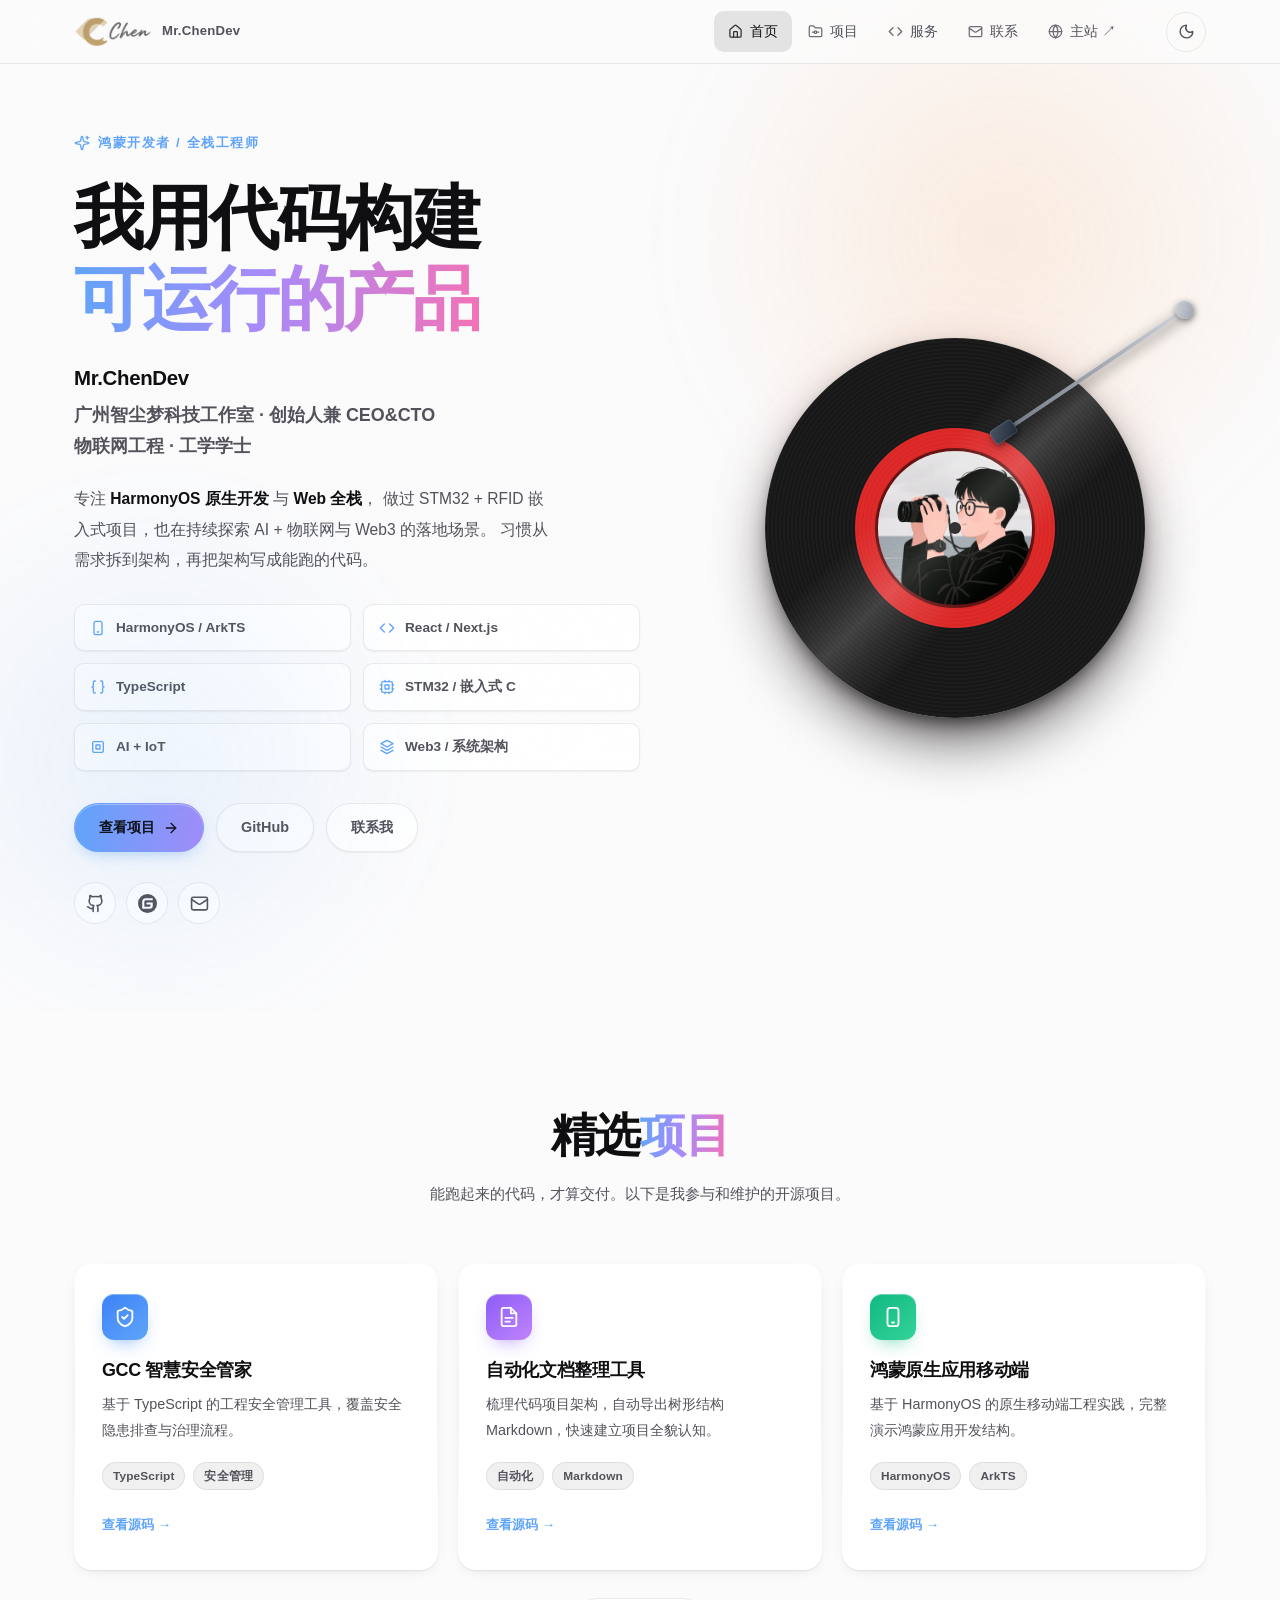
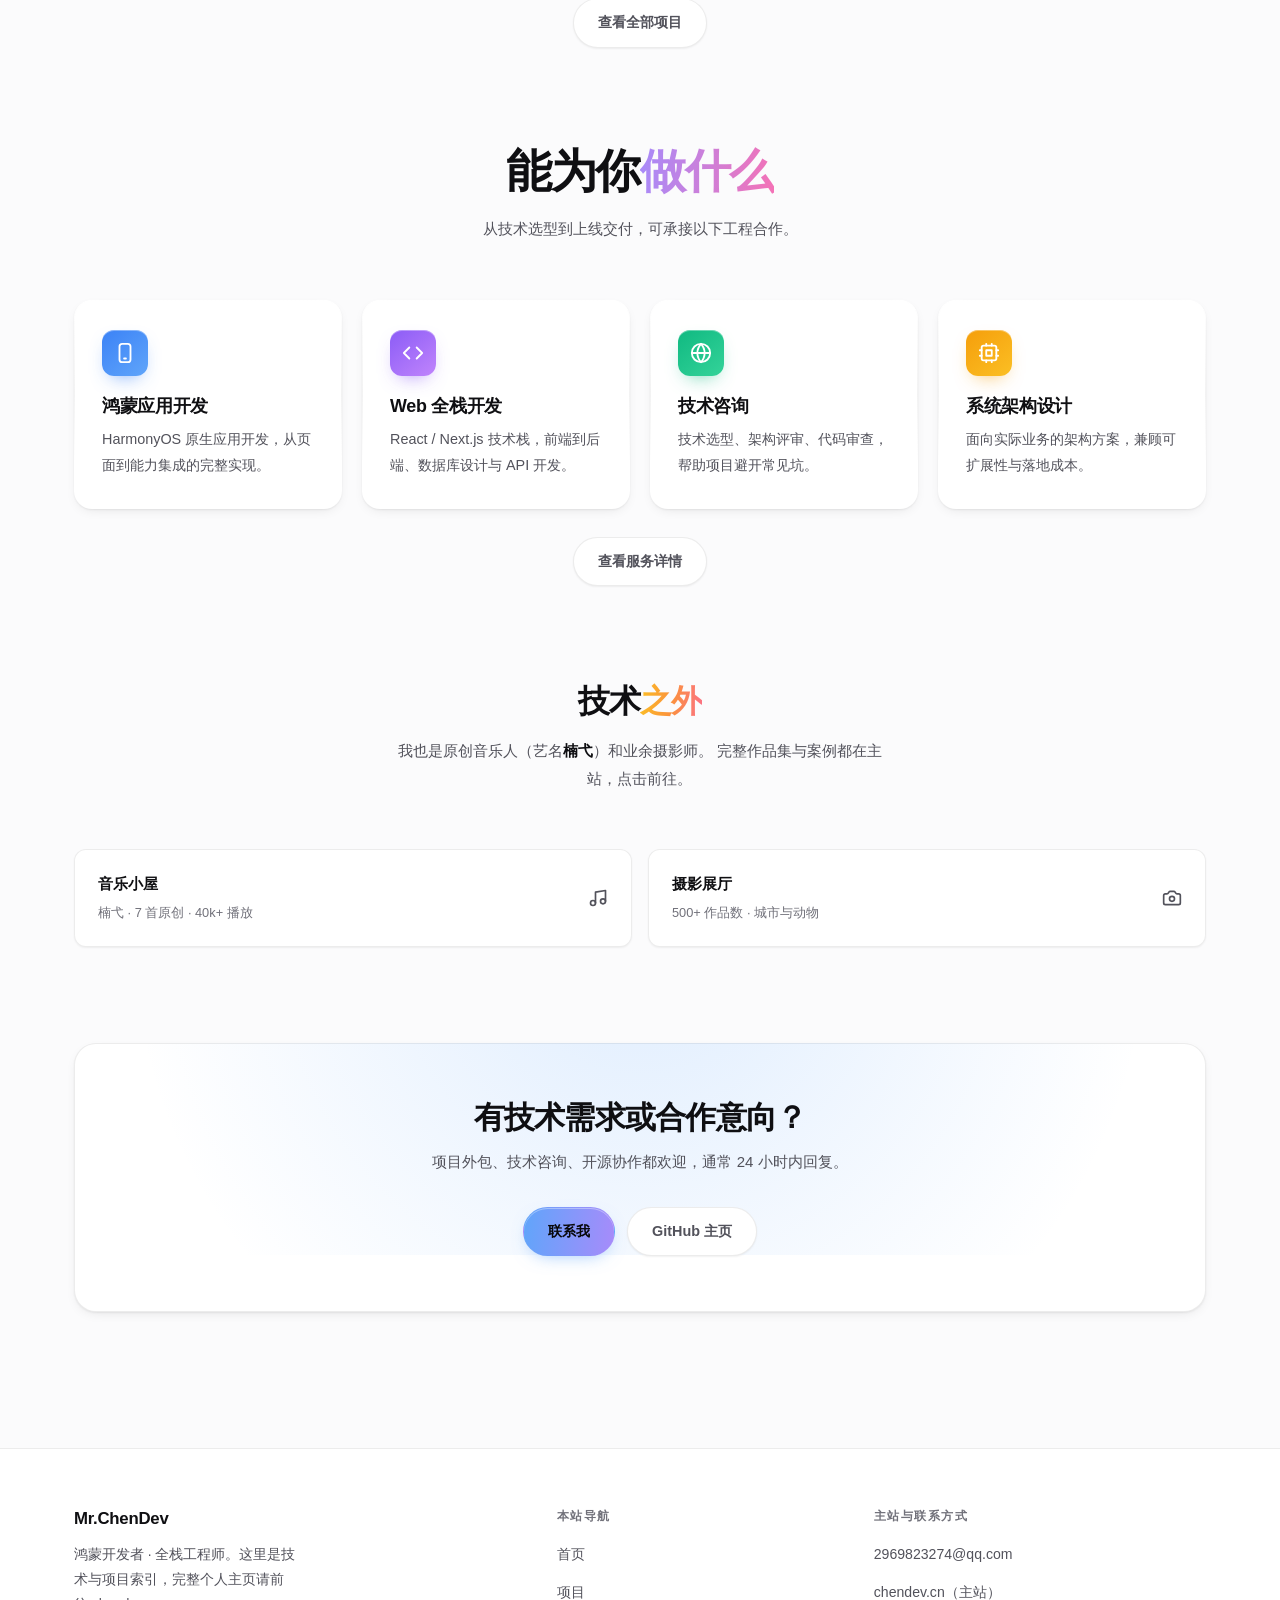
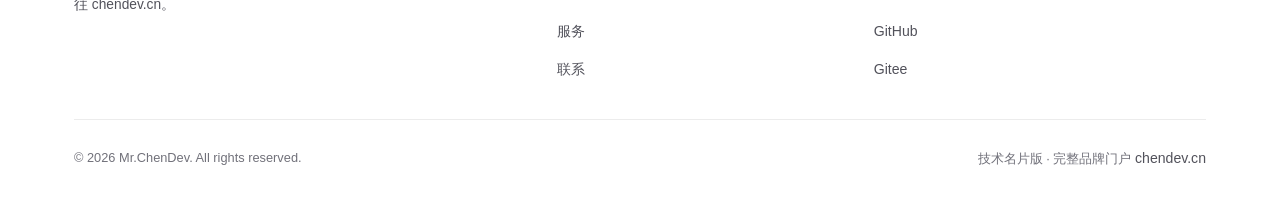
<file: index.html>
<!DOCTYPE html>
<html lang="zh-CN" data-theme="dark">
<head>
<meta charset="utf-8">
<meta name="viewport" content="width=device-width, initial-scale=1">
<title>Mr.ChenDev | 鸿蒙开发者 · 全栈工程师</title>
<meta name="description" content="Mr.ChenDev，鸿蒙开发者与全栈工程师，广州智尘梦科技工作室创始人兼 CEO&CTO。HarmonyOS 原生开发、React/Next.js 全栈、STM32 嵌入式与 AI+IoT。">
<meta name="author" content="Mr.ChenDev">
<meta name="keywords" content="Mr.ChenDev,鸿蒙开发,HarmonyOS,ArkTS,全栈开发,TypeScript,React,Next.js,STM32,嵌入式,物联网,Web3">
<meta name="robots" content="index, follow">
<link rel="canonical" href="https://MrChenDev.github.io/">

<meta property="og:type" content="profile">
<meta property="og:title" content="Mr.ChenDev | 鸿蒙开发者 · 全栈工程师">
<meta property="og:description" content="HarmonyOS 原生开发、React/Next.js 全栈、STM32 嵌入式与 AI+IoT。">
<meta property="og:url" content="https://MrChenDev.github.io/">
<meta property="og:image" content="https://MrChenDev.github.io/assets/avatar.jpg">
<meta property="og:site_name" content="Mr.ChenDev">
<meta property="og:locale" content="zh_CN">
<meta name="twitter:card" content="summary_large_image">

<link rel="icon" href="assets/favicon.png" type="image/png">
<meta name="theme-color" content="#0a0a0a" media="(prefers-color-scheme: dark)">
<meta name="theme-color" content="#f7f7f8" media="(prefers-color-scheme: light)">
<link rel="stylesheet" href="assets/style.css">

<script>
(function () {
  var d = document.documentElement;
  d.classList.add('js');
  try {
    var t = localStorage.getItem('theme');
    if (!t) t = window.matchMedia('(prefers-color-scheme: light)').matches ? 'light' : 'dark';
    d.setAttribute('data-theme', t);
  } catch (e) {}
})();
</script>
</head>
<body>
<a class="skip-link" href="#main">跳到主要内容</a>

<header class="nav">
  <div class="container">
    <a class="nav-brand" href="index.html" aria-label="Mr.ChenDev 首页">
      <img src="assets/logo.png" alt="Mr.ChenDev">
      <span>Mr.ChenDev</span>
    </a>
    <nav class="nav-links" data-nav-links aria-label="主导航">
      <a class="nav-link is-active" href="index.html" aria-current="page">
        <svg viewBox="0 0 24 24" fill="none" stroke="currentColor" stroke-width="2" stroke-linecap="round" stroke-linejoin="round" aria-hidden="true"><path d="M15 21v-8a1 1 0 0 0-1-1h-4a1 1 0 0 0-1 1v8"></path><path d="M3 10a2 2 0 0 1 .709-1.528l7-6a2 2 0 0 1 2.582 0l7 6A2 2 0 0 1 21 10v9a2 2 0 0 1-2 2H5a2 2 0 0 1-2-2z"></path></svg>
        <span>首页</span>
      </a>
      <a class="nav-link" href="projects.html">
        <svg viewBox="0 0 24 24" fill="none" stroke="currentColor" stroke-width="2" stroke-linecap="round" stroke-linejoin="round" aria-hidden="true"><circle cx="12" cy="13" r="2"></circle><path d="M20 20a2 2 0 0 0 2-2V8a2 2 0 0 0-2-2h-7.9a2 2 0 0 1-1.69-.9L9.6 3.9A2 2 0 0 0 7.93 3H4a2 2 0 0 0-2 2v13a2 2 0 0 0 2 2Z"></path><path d="M14 13h3"></path><path d="M7 13h3"></path></svg>
        <span>项目</span>
      </a>
      <a class="nav-link" href="services.html">
        <svg viewBox="0 0 24 24" fill="none" stroke="currentColor" stroke-width="2" stroke-linecap="round" stroke-linejoin="round" aria-hidden="true"><path d="m16 18 6-6-6-6"></path><path d="m8 6-6 6 6 6"></path></svg>
        <span>服务</span>
      </a>
      <a class="nav-link" href="contact.html">
        <svg viewBox="0 0 24 24" fill="none" stroke="currentColor" stroke-width="2" stroke-linecap="round" stroke-linejoin="round" aria-hidden="true"><path d="m22 7-8.991 5.727a2 2 0 0 1-2.009 0L2 7"></path><rect x="2" y="4" width="20" height="16" rx="2"></rect></svg>
        <span>联系</span>
      </a>
      <a class="nav-link" href="https://chendev.cn" target="_blank" rel="noopener noreferrer">
        <svg viewBox="0 0 24 24" fill="none" stroke="currentColor" stroke-width="2" stroke-linecap="round" stroke-linejoin="round" aria-hidden="true"><circle cx="12" cy="12" r="10"></circle><path d="M2 12h20"></path><path d="M12 2a15.3 15.3 0 0 1 4 10 15.3 15.3 0 0 1-4 10 15.3 15.3 0 0 1-4-10 15.3 15.3 0 0 1 4-10z"></path></svg>
        <span>主站 ↗</span>
      </a>
    </nav>
    <div class="nav-actions">
      <button class="icon-btn" type="button" data-theme-toggle aria-label="切换到浅色模式"></button>
      <button class="icon-btn nav-toggle" type="button" data-nav-toggle aria-expanded="false" aria-label="打开菜单">
        <svg viewBox="0 0 24 24" fill="none" stroke="currentColor" stroke-width="2" stroke-linecap="round" stroke-linejoin="round" aria-hidden="true"><path d="M4 5h16"></path><path d="M4 12h16"></path><path d="M4 19h16"></path></svg>
      </button>
    </div>
  </div>
</header>

<main id="main">

  <!-- ================= Hero：技术身份 ================= -->
  <section class="hero">
    <div class="container">
      <div class="hero-grid">
        <div>
          <p class="eyebrow">
            <svg viewBox="0 0 24 24" fill="none" stroke="currentColor" stroke-width="2" stroke-linecap="round" stroke-linejoin="round" aria-hidden="true"><path d="M11.017 2.814a1 1 0 0 1 1.966 0l1.051 5.558a2 2 0 0 0 1.594 1.594l5.558 1.051a1 1 0 0 1 0 1.966l-5.558 1.051a2 2 0 0 0-1.594 1.594l-1.051 5.558a1 1 0 0 1-1.966 0l-1.051-5.558a2 2 0 0 0-1.594-1.594l-5.558-1.051a1 1 0 0 1 0-1.966l5.558-1.051a2 2 0 0 0 1.594-1.594z"></path><path d="M20 2v4"></path><path d="M22 4h-4"></path></svg>
            鸿蒙开发者 / 全栈工程师
          </p>

          <h1 class="hero-title">
            我用代码构建<br><span class="gradient-text">可运行的产品</span>
          </h1>

          <p class="hero-lead">
            <strong class="hero-name">Mr.ChenDev</strong>
            广州智尘梦科技工作室 · 创始人兼 CEO&amp;CTO<br>
            物联网工程 · 工学学士
          </p>

          <p class="hero-bio">
            专注 <em>HarmonyOS 原生开发</em> 与 <em>Web 全栈</em>，
            做过 STM32 + RFID 嵌入式项目，也在持续探索 AI + 物联网与 Web3 的落地场景。
            习惯从需求拆到架构，再把架构写成能跑的代码。
          </p>

          <div class="stack-grid">
            <div class="stack-item">
              <svg viewBox="0 0 24 24" fill="none" stroke="currentColor" stroke-width="2" stroke-linecap="round" stroke-linejoin="round" aria-hidden="true"><rect x="6" y="2" width="12" height="20" rx="3"></rect><path d="M11 18h2"></path></svg>
              HarmonyOS / ArkTS
            </div>
            <div class="stack-item">
              <svg viewBox="0 0 24 24" fill="none" stroke="currentColor" stroke-width="2" stroke-linecap="round" stroke-linejoin="round" aria-hidden="true"><path d="m16 18 6-6-6-6"></path><path d="m8 6-6 6 6 6"></path></svg>
              React / Next.js
            </div>
            <div class="stack-item">
              <svg viewBox="0 0 24 24" fill="none" stroke="currentColor" stroke-width="2" stroke-linecap="round" stroke-linejoin="round" aria-hidden="true"><path d="M8 3H7a2 2 0 0 0-2 2v5a2 2 0 0 1-2 2 2 2 0 0 1 2 2v5c0 1.1.9 2 2 2h1"></path><path d="M16 3h1a2 2 0 0 1 2 2v5a2 2 0 0 0 2 2 2 2 0 0 0-2 2v5a2 2 0 0 1-2 2h-1"></path></svg>
              TypeScript
            </div>
            <div class="stack-item">
              <svg viewBox="0 0 24 24" fill="none" stroke="currentColor" stroke-width="2" stroke-linecap="round" stroke-linejoin="round" aria-hidden="true"><rect x="4" y="4" width="16" height="16" rx="2"></rect><rect x="9" y="9" width="6" height="6"></rect><path d="M9 2v2M15 2v2M9 20v2M15 20v2M2 9h2M2 15h2M20 9h2M20 15h2"></path></svg>
              STM32 / 嵌入式 C
            </div>
            <div class="stack-item">
              <svg viewBox="0 0 24 24" fill="none" stroke="currentColor" stroke-width="2" stroke-linecap="round" stroke-linejoin="round" aria-hidden="true"><rect x="4" y="4" width="16" height="16" rx="2"></rect><path d="M9 9h6v6H9z"></path></svg>
              AI + IoT
            </div>
            <div class="stack-item">
              <svg viewBox="0 0 24 24" fill="none" stroke="currentColor" stroke-width="2" stroke-linecap="round" stroke-linejoin="round" aria-hidden="true"><path d="m12 2 9 5-9 5-9-5z"></path><path d="m3 12 9 5 9-5"></path><path d="m3 17 9 5 9-5"></path></svg>
              Web3 / 系统架构
            </div>
          </div>

          <div class="hero-actions">
            <a class="btn btn-primary" href="projects.html">
              查看项目
              <svg viewBox="0 0 24 24" fill="none" stroke="currentColor" stroke-width="2" stroke-linecap="round" stroke-linejoin="round" aria-hidden="true"><path d="M5 12h14"></path><path d="m12 5 7 7-7 7"></path></svg>
            </a>
            <a class="btn btn-ghost" href="https://github.com/MrChenDev" target="_blank" rel="noopener noreferrer">GitHub</a>
            <a class="btn btn-ghost" href="contact.html">联系我</a>
          </div>

          <div class="hero-social">
            <a class="social-btn" href="https://github.com/MrChenDev" target="_blank" rel="noopener noreferrer" aria-label="GitHub">
              <svg viewBox="0 0 24 24" fill="none" stroke="currentColor" stroke-width="2" stroke-linecap="round" stroke-linejoin="round" aria-hidden="true"><path d="M15 22v-4a4.8 4.8 0 0 0-1-3.5c3 0 6-2 6-5.5.08-1.25-.27-2.48-1-3.5.28-1.15.28-2.35 0-3.5 0 0-1 0-3 1.5-2.64-.5-5.36-.5-8 0C6 2 5 2 5 2c-.3 1.15-.3 2.35 0 3.5A5.403 5.403 0 0 0 4 9c0 3.5 3 5.5 6 5.5-.39.49-.68 1.05-.85 1.65-.17.6-.22 1.23-.15 1.85v4"></path><path d="M9 18c-4.51 2-5-2-7-2"></path></svg>
            </a>
            <a class="social-btn" href="https://gitee.com/BartonNY" target="_blank" rel="noopener noreferrer" aria-label="Gitee">
              <svg viewBox="0 0 24 24" fill="currentColor" aria-hidden="true"><path d="M11.984 0A12 12 0 0 0 0 12a12 12 0 0 0 12 12 12 12 0 0 0 12-12A12 12 0 0 0 12 0a12 12 0 0 0-.016 0zm6.09 5.333c.328 0 .593.266.592.593v1.482a.594.594 0 0 1-.593.592H9.777c-.982 0-1.778.796-1.778 1.778v5.63c0 .327.266.592.593.592h5.63c.982 0 1.778-.796 1.778-1.778v-.296a.593.593 0 0 0-.592-.593h-4.15a.592.592 0 0 1-.592-.592v-1.482a.593.593 0 0 1 .593-.592h6.815c.327 0 .593.265.593.592v3.408a4 4 0 0 1-4 4H5.926a.593.593 0 0 1-.593-.593V9.778a4.444 4.444 0 0 1 4.445-4.444h8.296Z"></path></svg>
            </a>
            <a class="social-btn" href="mailto:2969823274@qq.com" aria-label="发邮件">
              <svg viewBox="0 0 24 24" fill="none" stroke="currentColor" stroke-width="2" stroke-linecap="round" stroke-linejoin="round" aria-hidden="true"><path d="m22 7-8.991 5.727a2 2 0 0 1-2.009 0L2 7"></path><rect x="2" y="4" width="20" height="16" rx="2"></rect></svg>
            </a>
          </div>
        </div>

        <div class="vinyl-stage" aria-hidden="true">
          <div class="vinyl-glow"></div>
          <div class="vinyl">
            <div class="vinyl-label">
              <img src="assets/avatar.jpg" alt="" loading="eager" decoding="async">
            </div>
            <div class="vinyl-hole"></div>
          </div>
          <div class="tonearm"></div>
        </div>
      </div>
    </div>
  </section>

  <!-- ================= 精选项目 ================= -->
  <section class="section" id="projects">
    <div class="container">
      <div class="section-head reveal">
        <h2 class="section-title">精选<span class="gradient-text">项目</span></h2>
        <p class="section-sub">能跑起来的代码，才算交付。以下是我参与和维护的开源项目。</p>
      </div>

      <div class="grid">

        <article class="card reveal">
          <div class="card-icon card-icon--blue">
            <svg viewBox="0 0 24 24" fill="none" stroke="currentColor" stroke-width="2" stroke-linecap="round" stroke-linejoin="round" aria-hidden="true"><path d="M20 13c0 5-3.5 7.5-7.66 8.95a1 1 0 0 1-.67-.01C7.5 20.5 4 18 4 13V6a1 1 0 0 1 1-1c2 0 4.5-1.2 6.24-2.72a1.17 1.17 0 0 1 1.52 0C14.51 3.81 17 5 19 5a1 1 0 0 1 1 1z"></path><path d="m9 12 2 2 4-4"></path></svg>
          </div>
          <h3 class="card-title">GCC 智慧安全管家</h3>
          <p class="card-desc">基于 TypeScript 的工程安全管理工具，覆盖安全隐患排查与治理流程。</p>
          <div class="card-tags">
            <span class="tag">TypeScript</span>
            <span class="tag">安全管理</span>
          </div>
        
          <p class="card-link"><a href="https://github.com/MrChenDev/GCC-MYOB" target="_blank" rel="noopener noreferrer">查看源码 →</a></p>
        </article>

        <article class="card reveal">
          <div class="card-icon card-icon--violet">
            <svg viewBox="0 0 24 24" fill="none" stroke="currentColor" stroke-width="2" stroke-linecap="round" stroke-linejoin="round" aria-hidden="true"><path d="M14 2H6a2 2 0 0 0-2 2v16a2 2 0 0 0 2 2h12a2 2 0 0 0 2-2V8z"></path><path d="M14 2v6h6"></path><path d="M8 13h8"></path><path d="M8 17h5"></path></svg>
          </div>
          <h3 class="card-title">自动化文档整理工具</h3>
          <p class="card-desc">梳理代码项目架构，自动导出树形结构 Markdown，快速建立项目全貌认知。</p>
          <div class="card-tags">
            <span class="tag">自动化</span>
            <span class="tag">Markdown</span>
          </div>
        
          <p class="card-link"><a href="https://gitee.com/xysghub-home-developer/easy-work" target="_blank" rel="noopener noreferrer">查看源码 →</a></p>
        </article>

        <article class="card reveal">
          <div class="card-icon card-icon--green">
            <svg viewBox="0 0 24 24" fill="none" stroke="currentColor" stroke-width="2" stroke-linecap="round" stroke-linejoin="round" aria-hidden="true"><rect x="6" y="2" width="12" height="20" rx="3"></rect><path d="M11 18h2"></path></svg>
          </div>
          <h3 class="card-title">鸿蒙原生应用移动端</h3>
          <p class="card-desc">基于 HarmonyOS 的原生移动端工程实践，完整演示鸿蒙应用开发结构。</p>
          <div class="card-tags">
            <span class="tag">HarmonyOS</span>
            <span class="tag">ArkTS</span>
          </div>
        
          <p class="card-link"><a href="https://gitee.com/the-smart-parking/harmony-os-app" target="_blank" rel="noopener noreferrer">查看源码 →</a></p>
        </article>

      </div>

      <p style="text-align:center;margin-top:28px">
        <a class="btn btn-ghost" href="projects.html">查看全部项目</a>
      </p>
    </div>
  </section>

  <!-- ================= 工程服务 ================= -->
  <section class="section" id="services">
    <div class="container">
      <div class="section-head reveal">
        <h2 class="section-title">能为你<span class="gradient-text gradient-text--violet">做什么</span></h2>
        <p class="section-sub">从技术选型到上线交付，可承接以下工程合作。</p>
      </div>

      <div class="grid grid-4">

        <article class="card reveal">
          <div class="card-icon card-icon--blue">
            <svg viewBox="0 0 24 24" fill="none" stroke="currentColor" stroke-width="2" stroke-linecap="round" stroke-linejoin="round" aria-hidden="true"><rect x="6" y="2" width="12" height="20" rx="3"></rect><path d="M11 18h2"></path></svg>
          </div>
          <h3 class="card-title">鸿蒙应用开发</h3>
          <p class="card-desc">HarmonyOS 原生应用开发，从页面到能力集成的完整实现。</p>
        </article>

        <article class="card reveal">
          <div class="card-icon card-icon--violet">
            <svg viewBox="0 0 24 24" fill="none" stroke="currentColor" stroke-width="2" stroke-linecap="round" stroke-linejoin="round" aria-hidden="true"><path d="m16 18 6-6-6-6"></path><path d="m8 6-6 6 6 6"></path></svg>
          </div>
          <h3 class="card-title">Web 全栈开发</h3>
          <p class="card-desc">React / Next.js 技术栈，前端到后端、数据库设计与 API 开发。</p>
        </article>

        <article class="card reveal">
          <div class="card-icon card-icon--green">
            <svg viewBox="0 0 24 24" fill="none" stroke="currentColor" stroke-width="2" stroke-linecap="round" stroke-linejoin="round" aria-hidden="true"><circle cx="12" cy="12" r="10"></circle><path d="M2 12h20"></path><path d="M12 2a15.3 15.3 0 0 1 4 10 15.3 15.3 0 0 1-4 10 15.3 15.3 0 0 1-4-10 15.3 15.3 0 0 1 4-10z"></path></svg>
          </div>
          <h3 class="card-title">技术咨询</h3>
          <p class="card-desc">技术选型、架构评审、代码审查，帮助项目避开常见坑。</p>
        </article>

        <article class="card reveal">
          <div class="card-icon card-icon--amber">
            <svg viewBox="0 0 24 24" fill="none" stroke="currentColor" stroke-width="2" stroke-linecap="round" stroke-linejoin="round" aria-hidden="true"><rect x="4" y="4" width="16" height="16" rx="2"></rect><rect x="9" y="9" width="6" height="6"></rect><path d="M9 2v2M15 2v2M9 20v2M15 20v2M2 9h2M2 15h2M20 9h2M20 15h2"></path></svg>
          </div>
          <h3 class="card-title">系统架构设计</h3>
          <p class="card-desc">面向实际业务的架构方案，兼顾可扩展性与落地成本。</p>
        </article>

      </div>

      <p style="text-align:center;margin-top:28px">
        <a class="btn btn-ghost" href="services.html">查看服务详情</a>
      </p>
    </div>
  </section>

  <!-- ================= 技术之外（链接主站） ================= -->
  <section class="section" id="more">
    <div class="container">
      <div class="section-head reveal">
        <h2 class="section-title" style="font-size:clamp(1.5rem,3vw,2rem)">技术<span class="gradient-text gradient-text--amber">之外</span></h2>
        <p class="section-sub">
          我也是原创音乐人（艺名<strong style="color:var(--text)">楠弋</strong>）和业余摄影师。
          完整作品集与案例都在主站，点击前往。
        </p>
      </div>

      <div class="world-row reveal">
        <a class="world-card" href="https://chendev.cn/music" target="_blank" rel="noopener noreferrer">
          <div>
            <p class="world-card-title">音乐小屋</p>
            <p class="world-card-sub">楠弋 · 7 首原创 · 40k+ 播放</p>
          </div>
          <svg viewBox="0 0 24 24" fill="none" stroke="currentColor" stroke-width="2" stroke-linecap="round" stroke-linejoin="round" aria-hidden="true"><path d="M9 18V5l12-2v13"></path><circle cx="6" cy="18" r="3"></circle><circle cx="18" cy="16" r="3"></circle></svg>
        </a>

        <a class="world-card" href="https://chendev.cn/photography" target="_blank" rel="noopener noreferrer">
          <div>
            <p class="world-card-title">摄影展厅</p>
            <p class="world-card-sub">500+ 作品数 · 城市与动物</p>
          </div>
          <svg viewBox="0 0 24 24" fill="none" stroke="currentColor" stroke-width="2" stroke-linecap="round" stroke-linejoin="round" aria-hidden="true"><path d="M13.997 4a2 2 0 0 1 1.76 1.05l.486.9A2 2 0 0 0 18.003 7H20a2 2 0 0 1 2 2v9a2 2 0 0 1-2 2H4a2 2 0 0 1-2-2V9a2 2 0 0 1 2-2h1.997a2 2 0 0 0 1.759-1.048l.489-.904A2 2 0 0 1 10.004 4z"></path><circle cx="12" cy="13" r="3"></circle></svg>
        </a>
      </div>
    </div>
  </section>

  <!-- ================= CTA ================= -->
  <section class="section" style="padding-bottom:96px">
    <div class="container">
      <div class="cta-band reveal">
        <h2 class="cta-title">有技术需求或合作意向？</h2>
        <p class="cta-sub">项目外包、技术咨询、开源协作都欢迎，通常 24 小时内回复。</p>
        <div class="hero-actions">
          <a class="btn btn-primary" href="contact.html">联系我</a>
          <a class="btn btn-ghost" href="https://github.com/MrChenDev" target="_blank" rel="noopener noreferrer">GitHub 主页</a>
        </div>
      </div>
    </div>
  </section>

</main>

<footer class="footer">
  <div class="container">
    <div class="footer-grid">
      <div>
        <h3 class="footer-brand-title">Mr.ChenDev</h3>
        <p class="footer-brand-desc">
          鸿蒙开发者 · 全栈工程师。这里是技术与项目索引，完整个人主页请前往 chendev.cn。
        </p>
      </div>
      <div>
        <h4 class="footer-heading">本站导航</h4>
        <ul class="footer-links">
          <li><a class="footer-link" href="index.html">首页</a></li>
          <li><a class="footer-link" href="projects.html">项目</a></li>
          <li><a class="footer-link" href="services.html">服务</a></li>
          <li><a class="footer-link" href="contact.html">联系</a></li>
        </ul>
      </div>
      <div>
        <h4 class="footer-heading">主站与联系方式</h4>
        <ul class="footer-links">
          <li><a class="footer-link" href="mailto:2969823274@qq.com">2969823274@qq.com</a></li>
          <li><a class="footer-link" href="https://chendev.cn" target="_blank" rel="noopener noreferrer">chendev.cn（主站）</a></li>
          <li><a class="footer-link" href="https://github.com/MrChenDev" target="_blank" rel="noopener noreferrer">GitHub</a></li>
          <li><a class="footer-link" href="https://gitee.com/BartonNY" target="_blank" rel="noopener noreferrer">Gitee</a></li>
        </ul>
      </div>
    </div>
    <div class="footer-bottom">
      <p>© <span data-year>2026</span> Mr.ChenDev. All rights reserved.</p>
      <p>技术名片版 · 完整品牌门户 <a class="footer-link" href="https://chendev.cn" target="_blank" rel="noopener noreferrer" style="display:inline">chendev.cn</a></p>
    </div>
  </div>
</footer>

<script src="assets/main.js" defer></script>
</body>
</html>
</file>
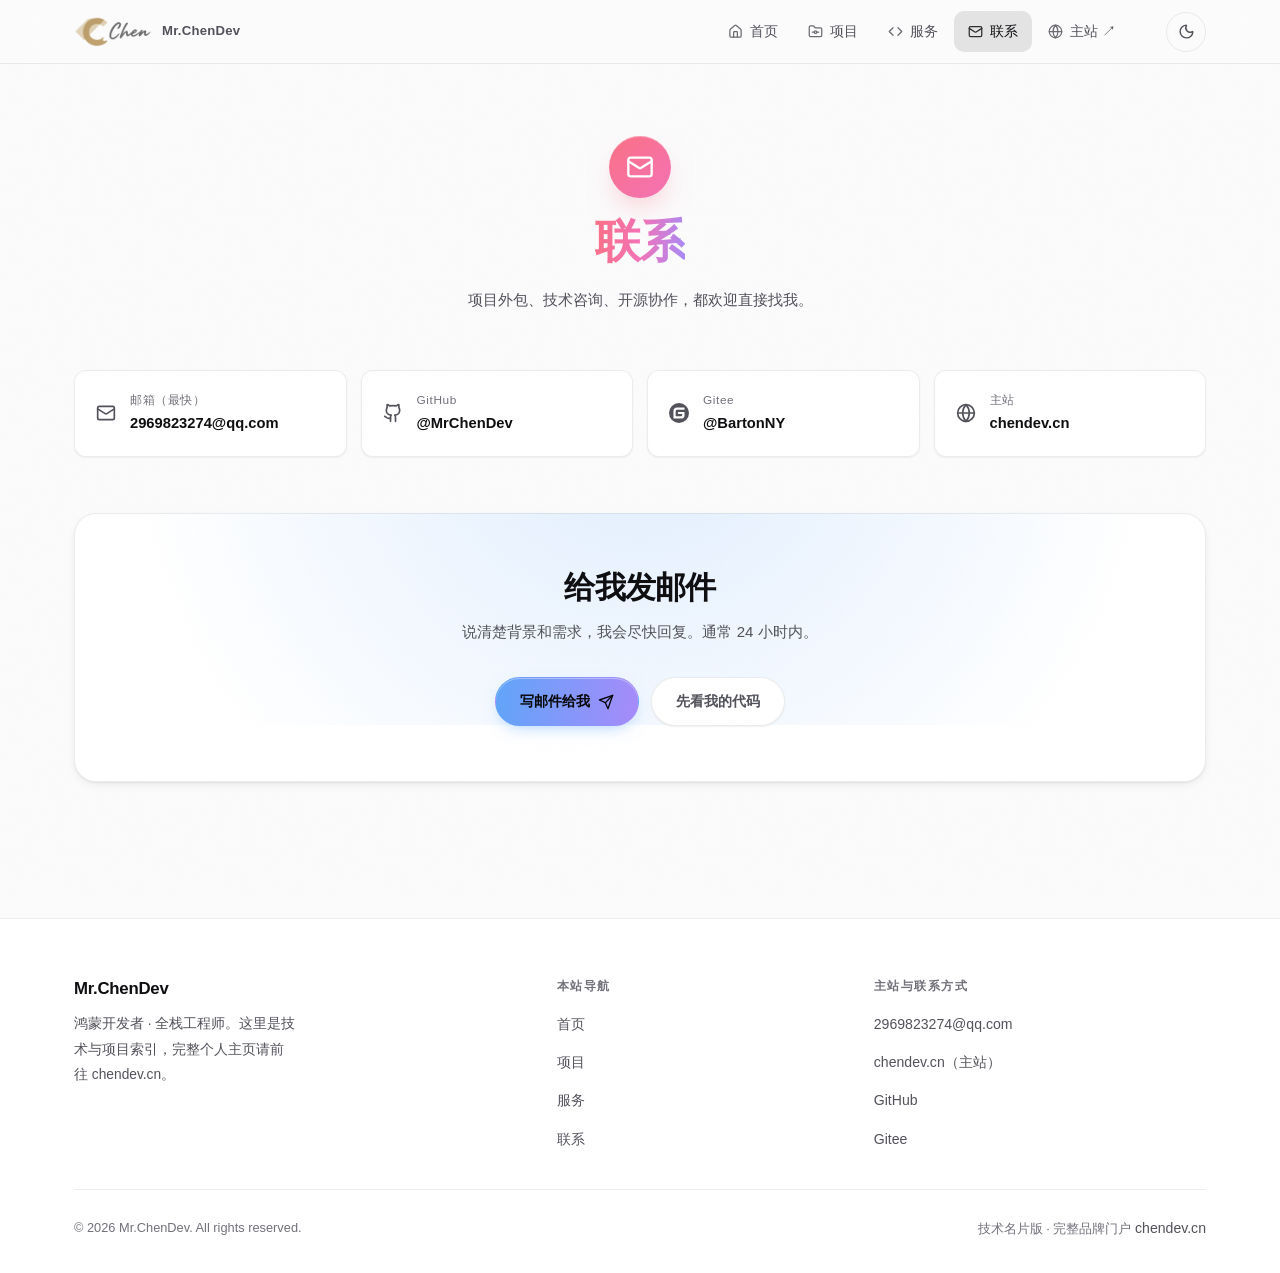
<file: contact.html>
<!DOCTYPE html>
<html lang="zh-CN" data-theme="dark">
<head>
<meta charset="utf-8">
<meta name="viewport" content="width=device-width, initial-scale=1">
<title>联系 | Mr.ChenDev</title>
<meta name="description" content="与Mr.ChenDev取得联系：邮箱 2969823274@qq.com、GitHub、Gitee。项目外包、技术咨询、开源协作欢迎交流。">
<meta name="author" content="Mr.ChenDev">
<meta name="robots" content="index, follow">
<link rel="canonical" href="https://MrChenDev.github.io/contact.html">
<meta property="og:type" content="website">
<meta property="og:title" content="联系 | Mr.ChenDev">
<meta property="og:description" content="项目外包、技术咨询、开源协作欢迎交流。">
<meta property="og:url" content="https://MrChenDev.github.io/contact.html">
<meta property="og:image" content="https://MrChenDev.github.io/assets/avatar.jpg">
<meta property="og:site_name" content="Mr.ChenDev">
<meta property="og:locale" content="zh_CN">
<link rel="icon" href="assets/favicon.png" type="image/png">
<meta name="theme-color" content="#0a0a0a" media="(prefers-color-scheme: dark)">
<meta name="theme-color" content="#f7f7f8" media="(prefers-color-scheme: light)">
<link rel="stylesheet" href="assets/style.css">
<script>
(function () {
  var d = document.documentElement;
  d.classList.add('js');
  try {
    var t = localStorage.getItem('theme');
    if (!t) t = window.matchMedia('(prefers-color-scheme: light)').matches ? 'light' : 'dark';
    d.setAttribute('data-theme', t);
  } catch (e) {}
})();
</script>
</head>
<body>
<a class="skip-link" href="#main">跳到主要内容</a>

<header class="nav">
  <div class="container">
    <a class="nav-brand" href="index.html" aria-label="Mr.ChenDev 首页">
      <img src="assets/logo.png" alt="Mr.ChenDev">
      <span>Mr.ChenDev</span>
    </a>
    <nav class="nav-links" data-nav-links aria-label="主导航">
      <a class="nav-link" href="index.html">
        <svg viewBox="0 0 24 24" fill="none" stroke="currentColor" stroke-width="2" stroke-linecap="round" stroke-linejoin="round" aria-hidden="true"><path d="M15 21v-8a1 1 0 0 0-1-1h-4a1 1 0 0 0-1 1v8"></path><path d="M3 10a2 2 0 0 1 .709-1.528l7-6a2 2 0 0 1 2.582 0l7 6A2 2 0 0 1 21 10v9a2 2 0 0 1-2 2H5a2 2 0 0 1-2-2z"></path></svg>
        <span>首页</span>
      </a>
      <a class="nav-link" href="projects.html">
        <svg viewBox="0 0 24 24" fill="none" stroke="currentColor" stroke-width="2" stroke-linecap="round" stroke-linejoin="round" aria-hidden="true"><circle cx="12" cy="13" r="2"></circle><path d="M20 20a2 2 0 0 0 2-2V8a2 2 0 0 0-2-2h-7.9a2 2 0 0 1-1.69-.9L9.6 3.9A2 2 0 0 0 7.93 3H4a2 2 0 0 0-2 2v13a2 2 0 0 0 2 2Z"></path><path d="M14 13h3"></path><path d="M7 13h3"></path></svg>
        <span>项目</span>
      </a>
      <a class="nav-link" href="services.html">
        <svg viewBox="0 0 24 24" fill="none" stroke="currentColor" stroke-width="2" stroke-linecap="round" stroke-linejoin="round" aria-hidden="true"><path d="m16 18 6-6-6-6"></path><path d="m8 6-6 6 6 6"></path></svg>
        <span>服务</span>
      </a>
      <a class="nav-link is-active" href="contact.html" aria-current="page">
        <svg viewBox="0 0 24 24" fill="none" stroke="currentColor" stroke-width="2" stroke-linecap="round" stroke-linejoin="round" aria-hidden="true"><path d="m22 7-8.991 5.727a2 2 0 0 1-2.009 0L2 7"></path><rect x="2" y="4" width="20" height="16" rx="2"></rect></svg>
        <span>联系</span>
      </a>
      <a class="nav-link" href="https://chendev.cn" target="_blank" rel="noopener noreferrer">
        <svg viewBox="0 0 24 24" fill="none" stroke="currentColor" stroke-width="2" stroke-linecap="round" stroke-linejoin="round" aria-hidden="true"><circle cx="12" cy="12" r="10"></circle><path d="M2 12h20"></path><path d="M12 2a15.3 15.3 0 0 1 4 10 15.3 15.3 0 0 1-4 10 15.3 15.3 0 0 1-4-10 15.3 15.3 0 0 1 4-10z"></path></svg>
        <span>主站 ↗</span>
      </a>
    </nav>
    <div class="nav-actions">
      <button class="icon-btn" type="button" data-theme-toggle aria-label="切换到浅色模式"></button>
      <button class="icon-btn nav-toggle" type="button" data-nav-toggle aria-expanded="false" aria-label="打开菜单">
        <svg viewBox="0 0 24 24" fill="none" stroke="currentColor" stroke-width="2" stroke-linecap="round" stroke-linejoin="round" aria-hidden="true"><path d="M4 5h16"></path><path d="M4 12h16"></path><path d="M4 19h16"></path></svg>
      </button>
    </div>
  </div>
</header>

<main id="main">
  <section class="section" style="padding-top:calc(var(--nav-h) + 72px)">
    <div class="container">

      <div class="section-head">
        <div class="section-icon section-icon--rose">
          <svg viewBox="0 0 24 24" fill="none" stroke="currentColor" stroke-width="2" stroke-linecap="round" stroke-linejoin="round" aria-hidden="true"><path d="m22 7-8.991 5.727a2 2 0 0 1-2.009 0L2 7"></path><rect x="2" y="4" width="20" height="16" rx="2"></rect></svg>
        </div>
        <h1 class="section-title"><span class="gradient-text gradient-text--rose">联系</span></h1>
        <p class="section-sub">项目外包、技术咨询、开源协作，都欢迎直接找我。</p>
      </div>

      <div class="contact-list reveal">

        <a class="contact-item" href="mailto:2969823274@qq.com">
          <svg viewBox="0 0 24 24" fill="none" stroke="currentColor" stroke-width="2" stroke-linecap="round" stroke-linejoin="round" aria-hidden="true"><path d="m22 7-8.991 5.727a2 2 0 0 1-2.009 0L2 7"></path><rect x="2" y="4" width="20" height="16" rx="2"></rect></svg>
          <div>
            <div class="contact-item-label">邮箱（最快）</div>
            <div class="contact-item-value">2969823274@qq.com</div>
          </div>
        </a>

        <a class="contact-item" href="https://github.com/MrChenDev" target="_blank" rel="noopener noreferrer">
          <svg viewBox="0 0 24 24" fill="none" stroke="currentColor" stroke-width="2" stroke-linecap="round" stroke-linejoin="round" aria-hidden="true"><path d="M15 22v-4a4.8 4.8 0 0 0-1-3.5c3 0 6-2 6-5.5.08-1.25-.27-2.48-1-3.5.28-1.15.28-2.35 0-3.5 0 0-1 0-3 1.5-2.64-.5-5.36-.5-8 0C6 2 5 2 5 2c-.3 1.15-.3 2.35 0 3.5A5.403 5.403 0 0 0 4 9c0 3.5 3 5.5 6 5.5-.39.49-.68 1.05-.85 1.65-.17.6-.22 1.23-.15 1.85v4"></path><path d="M9 18c-4.51 2-5-2-7-2"></path></svg>
          <div>
            <div class="contact-item-label">GitHub</div>
            <div class="contact-item-value">@MrChenDev</div>
          </div>
        </a>

        <a class="contact-item" href="https://gitee.com/BartonNY" target="_blank" rel="noopener noreferrer">
          <svg viewBox="0 0 24 24" fill="currentColor" aria-hidden="true"><path d="M11.984 0A12 12 0 0 0 0 12a12 12 0 0 0 12 12 12 12 0 0 0 12-12A12 12 0 0 0 12 0a12 12 0 0 0-.016 0zm6.09 5.333c.328 0 .593.266.592.593v1.482a.594.594 0 0 1-.593.592H9.777c-.982 0-1.778.796-1.778 1.778v5.63c0 .327.266.592.593.592h5.63c.982 0 1.778-.796 1.778-1.778v-.296a.593.593 0 0 0-.592-.593h-4.15a.592.592 0 0 1-.592-.592v-1.482a.593.593 0 0 1 .593-.592h6.815c.327 0 .593.265.593.592v3.408a4 4 0 0 1-4 4H5.926a.593.593 0 0 1-.593-.593V9.778a4.444 4.444 0 0 1 4.445-4.444h8.296Z"></path></svg>
          <div>
            <div class="contact-item-label">Gitee</div>
            <div class="contact-item-value">@BartonNY</div>
          </div>
        </a>

        <a class="contact-item" href="https://chendev.cn" target="_blank" rel="noopener noreferrer">
          <svg viewBox="0 0 24 24" fill="none" stroke="currentColor" stroke-width="2" stroke-linecap="round" stroke-linejoin="round" aria-hidden="true"><circle cx="12" cy="12" r="10"></circle><path d="M2 12h20"></path><path d="M12 2a15.3 15.3 0 0 1 4 10 15.3 15.3 0 0 1-4 10 15.3 15.3 0 0 1-4-10 15.3 15.3 0 0 1 4-10z"></path></svg>
          <div>
            <div class="contact-item-label">主站</div>
            <div class="contact-item-value">chendev.cn</div>
          </div>
        </a>

      </div>

      <div class="cta-band reveal" style="margin-top:56px">
        <h2 class="cta-title">给我发邮件</h2>
        <p class="cta-sub">
          说清楚背景和需求，我会尽快回复。通常 24 小时内。
        </p>
        <div class="hero-actions">
          <a class="btn btn-primary" href="mailto:2969823274@qq.com?subject=%5B%E9%A1%B9%E7%9B%AE%E5%92%A8%E8%AF%A2%5D%20%E6%9D%A5%E8%87%AA%E4%B8%AA%E4%BA%BA%E4%B8%BB%E9%A1%B5">
            写邮件给我
            <svg viewBox="0 0 24 24" fill="none" stroke="currentColor" stroke-width="2" stroke-linecap="round" stroke-linejoin="round" aria-hidden="true"><path d="m22 2-7 20-4-9-9-4z"></path><path d="M22 2 11 13"></path></svg>
          </a>
          <a class="btn btn-ghost" href="https://github.com/MrChenDev" target="_blank" rel="noopener noreferrer">先看我的代码</a>
        </div>
      </div>

    </div>
  </section>
</main>

<footer class="footer">
  <div class="container">
    <div class="footer-grid">
      <div>
        <h3 class="footer-brand-title">Mr.ChenDev</h3>
        <p class="footer-brand-desc">
          鸿蒙开发者 · 全栈工程师。这里是技术与项目索引，完整个人主页请前往 chendev.cn。
        </p>
      </div>
      <div>
        <h4 class="footer-heading">本站导航</h4>
        <ul class="footer-links">
          <li><a class="footer-link" href="index.html">首页</a></li>
          <li><a class="footer-link" href="projects.html">项目</a></li>
          <li><a class="footer-link" href="services.html">服务</a></li>
          <li><a class="footer-link" href="contact.html">联系</a></li>
        </ul>
      </div>
      <div>
        <h4 class="footer-heading">主站与联系方式</h4>
        <ul class="footer-links">
          <li><a class="footer-link" href="mailto:2969823274@qq.com">2969823274@qq.com</a></li>
          <li><a class="footer-link" href="https://chendev.cn" target="_blank" rel="noopener noreferrer">chendev.cn（主站）</a></li>
          <li><a class="footer-link" href="https://github.com/MrChenDev" target="_blank" rel="noopener noreferrer">GitHub</a></li>
          <li><a class="footer-link" href="https://gitee.com/BartonNY" target="_blank" rel="noopener noreferrer">Gitee</a></li>
        </ul>
      </div>
    </div>
    <div class="footer-bottom">
      <p>© <span data-year>2026</span> Mr.ChenDev. All rights reserved.</p>
      <p>技术名片版 · 完整品牌门户 <a class="footer-link" href="https://chendev.cn" target="_blank" rel="noopener noreferrer" style="display:inline">chendev.cn</a></p>
    </div>
  </div>
</footer>

<script src="assets/main.js" defer></script>
</body>
</html>
</file>
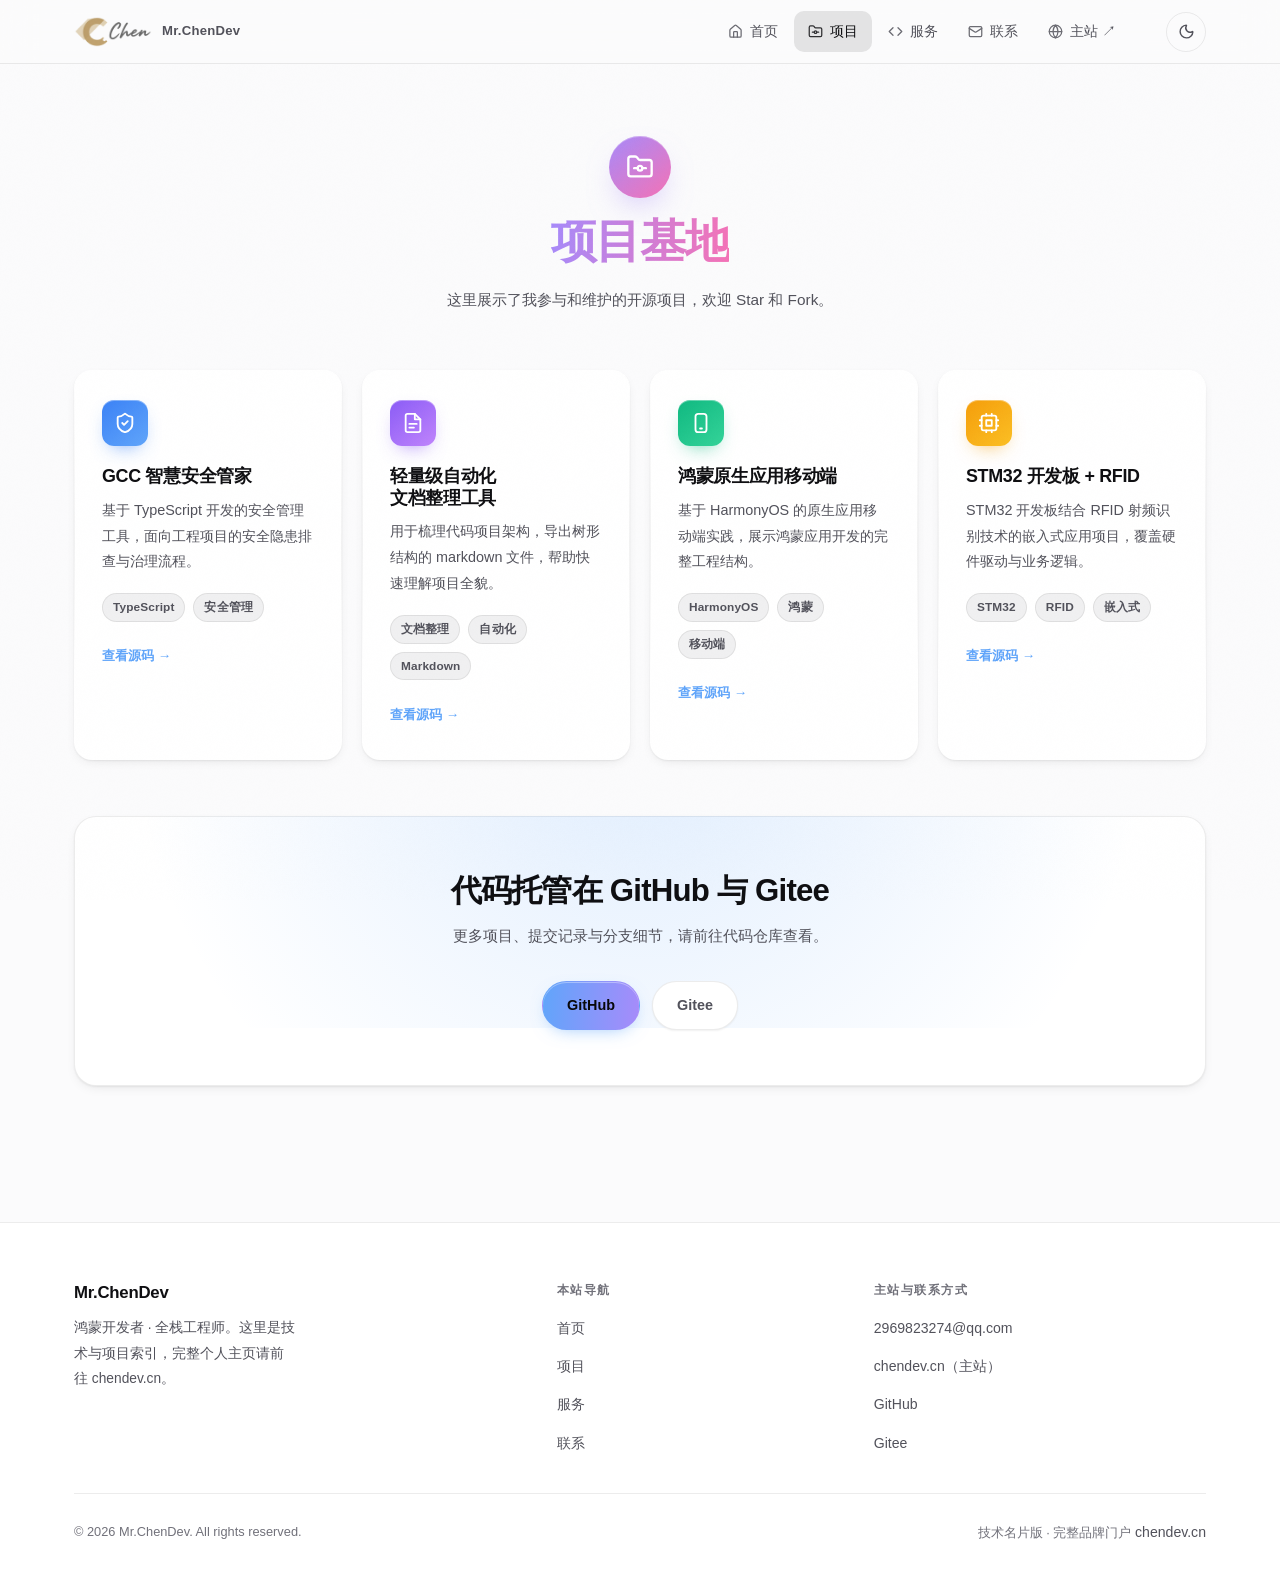
<file: projects.html>
<!DOCTYPE html>
<html lang="zh-CN" data-theme="dark">
<head>
<meta charset="utf-8">
<meta name="viewport" content="width=device-width, initial-scale=1">
<title>项目 | Mr.ChenDev</title>
<meta name="description" content="Mr.ChenDev参与和维护的开源项目：GCC 智慧安全管家、文档整理工具、鸿蒙原生应用、STM32 + RFID 嵌入式项目。">
<meta name="author" content="Mr.ChenDev">
<meta name="robots" content="index, follow">
<link rel="canonical" href="https://MrChenDev.github.io/projects.html">
<meta property="og:type" content="website">
<meta property="og:title" content="项目 | Mr.ChenDev">
<meta property="og:description" content="参与和维护的开源项目与实战案例。">
<meta property="og:url" content="https://MrChenDev.github.io/projects.html">
<meta property="og:image" content="https://MrChenDev.github.io/assets/avatar.jpg">
<meta property="og:site_name" content="Mr.ChenDev">
<meta property="og:locale" content="zh_CN">
<link rel="icon" href="assets/favicon.png" type="image/png">
<meta name="theme-color" content="#0a0a0a" media="(prefers-color-scheme: dark)">
<meta name="theme-color" content="#f7f7f8" media="(prefers-color-scheme: light)">
<link rel="stylesheet" href="assets/style.css">
<script>
(function () {
  var d = document.documentElement;
  d.classList.add('js');
  try {
    var t = localStorage.getItem('theme');
    if (!t) t = window.matchMedia('(prefers-color-scheme: light)').matches ? 'light' : 'dark';
    d.setAttribute('data-theme', t);
  } catch (e) {}
})();
</script>
</head>
<body>
<a class="skip-link" href="#main">跳到主要内容</a>

<header class="nav">
  <div class="container">
    <a class="nav-brand" href="index.html" aria-label="Mr.ChenDev 首页">
      <img src="assets/logo.png" alt="Mr.ChenDev">
      <span>Mr.ChenDev</span>
    </a>
    <nav class="nav-links" data-nav-links aria-label="主导航">
      <a class="nav-link" href="index.html">
        <svg viewBox="0 0 24 24" fill="none" stroke="currentColor" stroke-width="2" stroke-linecap="round" stroke-linejoin="round" aria-hidden="true"><path d="M15 21v-8a1 1 0 0 0-1-1h-4a1 1 0 0 0-1 1v8"></path><path d="M3 10a2 2 0 0 1 .709-1.528l7-6a2 2 0 0 1 2.582 0l7 6A2 2 0 0 1 21 10v9a2 2 0 0 1-2 2H5a2 2 0 0 1-2-2z"></path></svg>
        <span>首页</span>
      </a>
      <a class="nav-link is-active" href="projects.html" aria-current="page">
        <svg viewBox="0 0 24 24" fill="none" stroke="currentColor" stroke-width="2" stroke-linecap="round" stroke-linejoin="round" aria-hidden="true"><circle cx="12" cy="13" r="2"></circle><path d="M20 20a2 2 0 0 0 2-2V8a2 2 0 0 0-2-2h-7.9a2 2 0 0 1-1.69-.9L9.6 3.9A2 2 0 0 0 7.93 3H4a2 2 0 0 0-2 2v13a2 2 0 0 0 2 2Z"></path><path d="M14 13h3"></path><path d="M7 13h3"></path></svg>
        <span>项目</span>
      </a>
      <a class="nav-link" href="services.html">
        <svg viewBox="0 0 24 24" fill="none" stroke="currentColor" stroke-width="2" stroke-linecap="round" stroke-linejoin="round" aria-hidden="true"><path d="m16 18 6-6-6-6"></path><path d="m8 6-6 6 6 6"></path></svg>
        <span>服务</span>
      </a>
      <a class="nav-link" href="contact.html">
        <svg viewBox="0 0 24 24" fill="none" stroke="currentColor" stroke-width="2" stroke-linecap="round" stroke-linejoin="round" aria-hidden="true"><path d="m22 7-8.991 5.727a2 2 0 0 1-2.009 0L2 7"></path><rect x="2" y="4" width="20" height="16" rx="2"></rect></svg>
        <span>联系</span>
      </a>
      <a class="nav-link" href="https://chendev.cn" target="_blank" rel="noopener noreferrer">
        <svg viewBox="0 0 24 24" fill="none" stroke="currentColor" stroke-width="2" stroke-linecap="round" stroke-linejoin="round" aria-hidden="true"><circle cx="12" cy="12" r="10"></circle><path d="M2 12h20"></path><path d="M12 2a15.3 15.3 0 0 1 4 10 15.3 15.3 0 0 1-4 10 15.3 15.3 0 0 1-4-10 15.3 15.3 0 0 1 4-10z"></path></svg>
        <span>主站 ↗</span>
      </a>
    </nav>
    <div class="nav-actions">
      <button class="icon-btn" type="button" data-theme-toggle aria-label="切换到浅色模式"></button>
      <button class="icon-btn nav-toggle" type="button" data-nav-toggle aria-expanded="false" aria-label="打开菜单">
        <svg viewBox="0 0 24 24" fill="none" stroke="currentColor" stroke-width="2" stroke-linecap="round" stroke-linejoin="round" aria-hidden="true"><path d="M4 5h16"></path><path d="M4 12h16"></path><path d="M4 19h16"></path></svg>
      </button>
    </div>
  </div>
</header>

<main id="main">
  <section class="section" style="padding-top:calc(var(--nav-h) + 72px)">
    <div class="container">

      <div class="section-head">
        <div class="section-icon section-icon--violet">
          <svg viewBox="0 0 24 24" fill="none" stroke="currentColor" stroke-width="2" stroke-linecap="round" stroke-linejoin="round" aria-hidden="true"><circle cx="12" cy="13" r="2"></circle><path d="M20 20a2 2 0 0 0 2-2V8a2 2 0 0 0-2-2h-7.9a2 2 0 0 1-1.69-.9L9.6 3.9A2 2 0 0 0 7.93 3H4a2 2 0 0 0-2 2v13a2 2 0 0 0 2 2Z"></path><path d="M14 13h3"></path><path d="M7 13h3"></path></svg>
        </div>
        <h1 class="section-title"><span class="gradient-text gradient-text--violet">项目基地</span></h1>
        <p class="section-sub">这里展示了我参与和维护的开源项目，欢迎 Star 和 Fork。</p>
      </div>

      <div class="grid grid-4">

        <article class="card reveal">
          <div class="card-icon card-icon--blue">
            <svg viewBox="0 0 24 24" fill="none" stroke="currentColor" stroke-width="2" stroke-linecap="round" stroke-linejoin="round" aria-hidden="true"><path d="M20 13c0 5-3.5 7.5-7.66 8.95a1 1 0 0 1-.67-.01C7.5 20.5 4 18 4 13V6a1 1 0 0 1 1-1c2 0 4.5-1.2 6.24-2.72a1.17 1.17 0 0 1 1.52 0C14.51 3.81 17 5 19 5a1 1 0 0 1 1 1z"></path><path d="m9 12 2 2 4-4"></path></svg>
          </div>
          <h2 class="card-title">GCC 智慧安全管家</h2>
          <p class="card-desc">基于 TypeScript 开发的安全管理工具，面向工程项目的安全隐患排查与治理流程。</p>
          <div class="card-tags">
            <span class="tag">TypeScript</span>
            <span class="tag">安全管理</span>
          </div>
        
          <p class="card-link"><a href="https://github.com/MrChenDev/GCC-MYOB" target="_blank" rel="noopener noreferrer">查看源码 →</a></p>
        </article>

        <article class="card reveal">
          <div class="card-icon card-icon--violet">
            <svg viewBox="0 0 24 24" fill="none" stroke="currentColor" stroke-width="2" stroke-linecap="round" stroke-linejoin="round" aria-hidden="true"><path d="M14 2H6a2 2 0 0 0-2 2v16a2 2 0 0 0 2 2h12a2 2 0 0 0 2-2V8z"></path><path d="M14 2v6h6"></path><path d="M8 13h8"></path><path d="M8 17h5"></path></svg>
          </div>
          <h2 class="card-title">轻量级自动化文档整理工具</h2>
          <p class="card-desc">用于梳理代码项目架构，导出树形结构的 markdown 文件，帮助快速理解项目全貌。</p>
          <div class="card-tags">
            <span class="tag">文档整理</span>
            <span class="tag">自动化</span>
            <span class="tag">Markdown</span>
          </div>
        
          <p class="card-link"><a href="https://gitee.com/xysghub-home-developer/easy-work" target="_blank" rel="noopener noreferrer">查看源码 →</a></p>
        </article>

        <article class="card reveal">
          <div class="card-icon card-icon--green">
            <svg viewBox="0 0 24 24" fill="none" stroke="currentColor" stroke-width="2" stroke-linecap="round" stroke-linejoin="round" aria-hidden="true"><rect x="6" y="2" width="12" height="20" rx="3"></rect><path d="M11 18h2"></path></svg>
          </div>
          <h2 class="card-title">鸿蒙原生应用移动端</h2>
          <p class="card-desc">基于 HarmonyOS 的原生应用移动端实践，展示鸿蒙应用开发的完整工程结构。</p>
          <div class="card-tags">
            <span class="tag">HarmonyOS</span>
            <span class="tag">鸿蒙</span>
            <span class="tag">移动端</span>
          </div>
        
          <p class="card-link"><a href="https://gitee.com/the-smart-parking/harmony-os-app" target="_blank" rel="noopener noreferrer">查看源码 →</a></p>
        </article>

        <article class="card reveal">
          <div class="card-icon card-icon--amber">
            <svg viewBox="0 0 24 24" fill="none" stroke="currentColor" stroke-width="2" stroke-linecap="round" stroke-linejoin="round" aria-hidden="true"><rect x="4" y="4" width="16" height="16" rx="2"></rect><rect x="9" y="9" width="6" height="6"></rect><path d="M9 2v2M15 2v2M9 20v2M15 20v2M2 9h2M2 15h2M20 9h2M20 15h2"></path></svg>
          </div>
          <h2 class="card-title">STM32 开发板 + RFID</h2>
          <p class="card-desc">STM32 开发板结合 RFID 射频识别技术的嵌入式应用项目，覆盖硬件驱动与业务逻辑。</p>
          <div class="card-tags">
            <span class="tag">STM32</span>
            <span class="tag">RFID</span>
            <span class="tag">嵌入式</span>
          </div>
        
          <p class="card-link"><a href="https://gitee.com/the-smart-parking/stm32-rfid" target="_blank" rel="noopener noreferrer">查看源码 →</a></p>
        </article>

      </div>

      <div class="cta-band reveal" style="margin-top:56px">
        <h2 class="cta-title">代码托管在 GitHub 与 Gitee</h2>
        <p class="cta-sub">更多项目、提交记录与分支细节，请前往代码仓库查看。</p>
        <div class="hero-actions">
          <a class="btn btn-primary" href="https://github.com/MrChenDev" target="_blank" rel="noopener noreferrer">GitHub</a>
          <a class="btn btn-ghost" href="https://gitee.com/BartonNY" target="_blank" rel="noopener noreferrer">Gitee</a>
        </div>
      </div>

    </div>
  </section>
</main>

<footer class="footer">
  <div class="container">
    <div class="footer-grid">
      <div>
        <h3 class="footer-brand-title">Mr.ChenDev</h3>
        <p class="footer-brand-desc">
          鸿蒙开发者 · 全栈工程师。这里是技术与项目索引，完整个人主页请前往 chendev.cn。
        </p>
      </div>
      <div>
        <h4 class="footer-heading">本站导航</h4>
        <ul class="footer-links">
          <li><a class="footer-link" href="index.html">首页</a></li>
          <li><a class="footer-link" href="projects.html">项目</a></li>
          <li><a class="footer-link" href="services.html">服务</a></li>
          <li><a class="footer-link" href="contact.html">联系</a></li>
        </ul>
      </div>
      <div>
        <h4 class="footer-heading">主站与联系方式</h4>
        <ul class="footer-links">
          <li><a class="footer-link" href="mailto:2969823274@qq.com">2969823274@qq.com</a></li>
          <li><a class="footer-link" href="https://chendev.cn" target="_blank" rel="noopener noreferrer">chendev.cn（主站）</a></li>
          <li><a class="footer-link" href="https://github.com/MrChenDev" target="_blank" rel="noopener noreferrer">GitHub</a></li>
          <li><a class="footer-link" href="https://gitee.com/BartonNY" target="_blank" rel="noopener noreferrer">Gitee</a></li>
        </ul>
      </div>
    </div>
    <div class="footer-bottom">
      <p>© <span data-year>2026</span> Mr.ChenDev. All rights reserved.</p>
      <p>技术名片版 · 完整品牌门户 <a class="footer-link" href="https://chendev.cn" target="_blank" rel="noopener noreferrer" style="display:inline">chendev.cn</a></p>
    </div>
  </div>
</footer>

<script src="assets/main.js" defer></script>
</body>
</html>
</file>
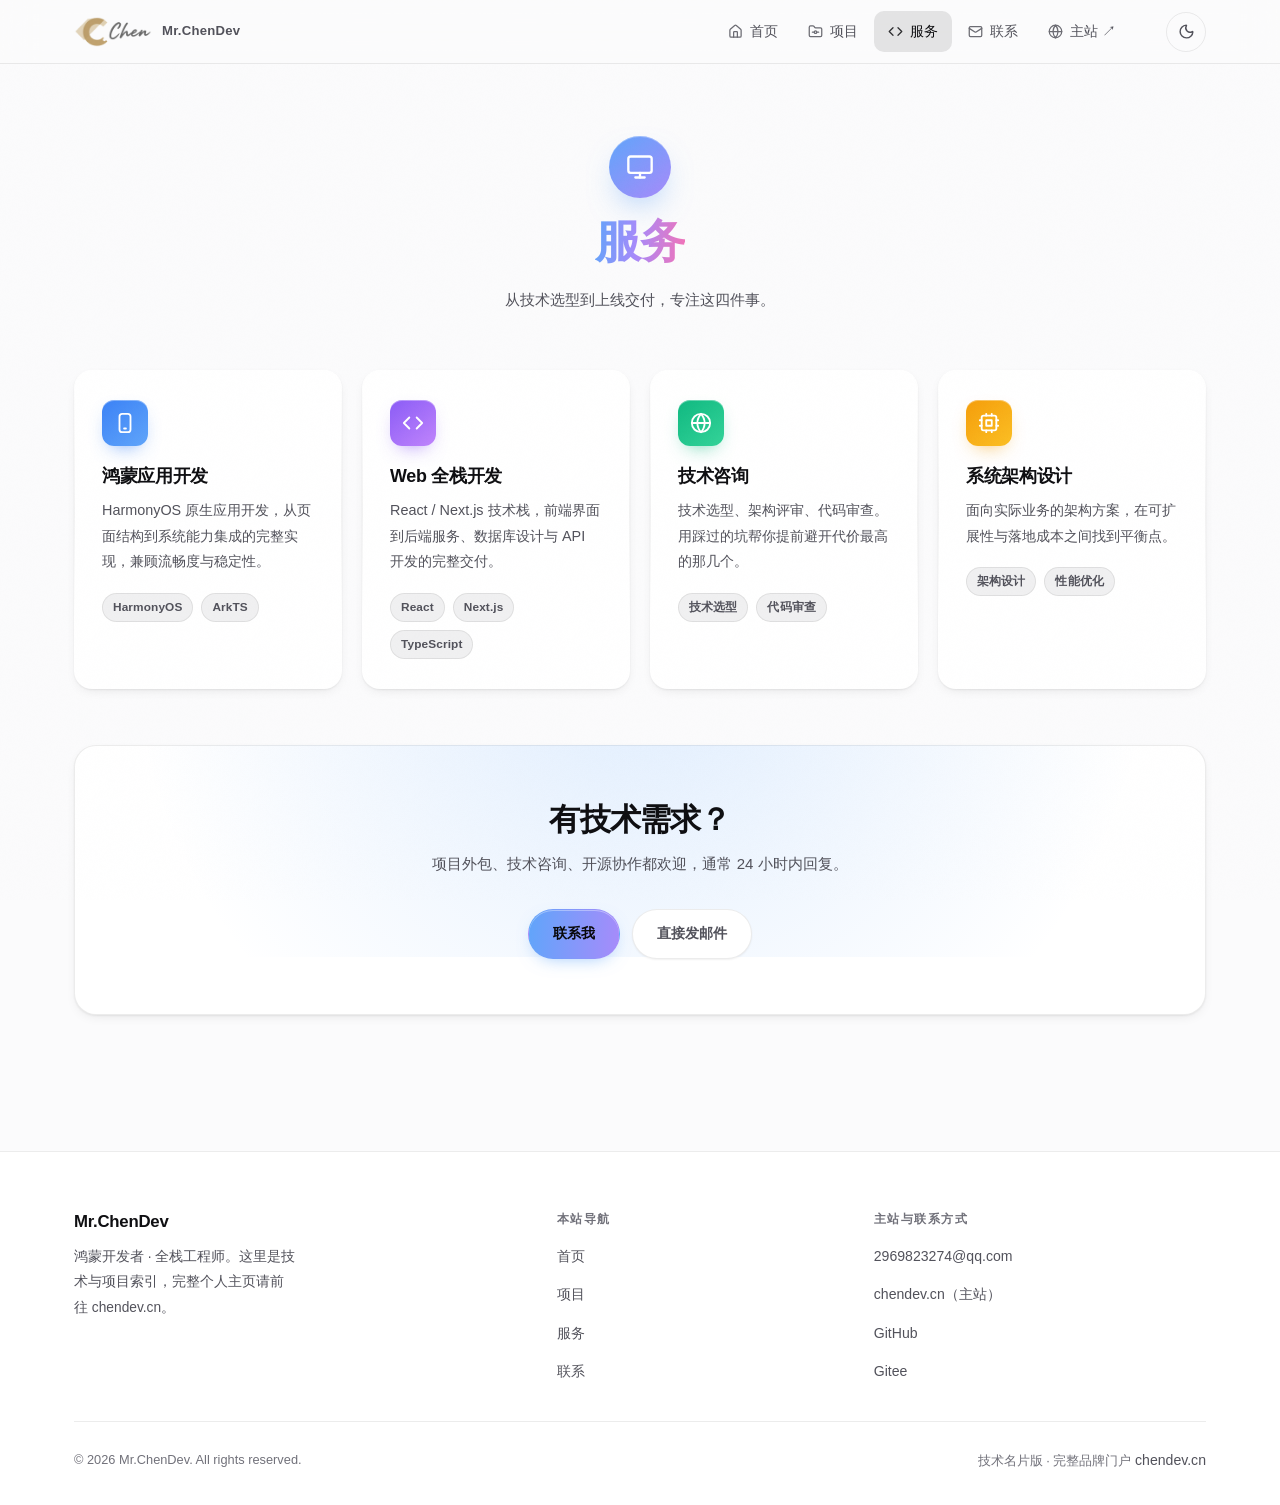
<file: services.html>
<!DOCTYPE html>
<html lang="zh-CN" data-theme="dark">
<head>
<meta charset="utf-8">
<meta name="viewport" content="width=device-width, initial-scale=1">
<title>服务 | Mr.ChenDev</title>
<meta name="description" content="鸿蒙应用开发、Web 全栈开发、技术咨询与系统架构设计。从技术选型到上线交付的工程服务。">
<meta name="author" content="Mr.ChenDev">
<meta name="robots" content="index, follow">
<link rel="canonical" href="https://MrChenDev.github.io/services.html">
<meta property="og:type" content="website">
<meta property="og:title" content="服务 | Mr.ChenDev">
<meta property="og:description" content="鸿蒙应用开发、Web 全栈开发、技术咨询与系统架构设计。">
<meta property="og:url" content="https://MrChenDev.github.io/services.html">
<meta property="og:image" content="https://MrChenDev.github.io/assets/avatar.jpg">
<meta property="og:site_name" content="Mr.ChenDev">
<meta property="og:locale" content="zh_CN">
<link rel="icon" href="assets/favicon.png" type="image/png">
<meta name="theme-color" content="#0a0a0a" media="(prefers-color-scheme: dark)">
<meta name="theme-color" content="#f7f7f8" media="(prefers-color-scheme: light)">
<link rel="stylesheet" href="assets/style.css">
<script>
(function () {
  var d = document.documentElement;
  d.classList.add('js');
  try {
    var t = localStorage.getItem('theme');
    if (!t) t = window.matchMedia('(prefers-color-scheme: light)').matches ? 'light' : 'dark';
    d.setAttribute('data-theme', t);
  } catch (e) {}
})();
</script>
</head>
<body>
<a class="skip-link" href="#main">跳到主要内容</a>

<header class="nav">
  <div class="container">
    <a class="nav-brand" href="index.html" aria-label="Mr.ChenDev 首页">
      <img src="assets/logo.png" alt="Mr.ChenDev">
      <span>Mr.ChenDev</span>
    </a>
    <nav class="nav-links" data-nav-links aria-label="主导航">
      <a class="nav-link" href="index.html">
        <svg viewBox="0 0 24 24" fill="none" stroke="currentColor" stroke-width="2" stroke-linecap="round" stroke-linejoin="round" aria-hidden="true"><path d="M15 21v-8a1 1 0 0 0-1-1h-4a1 1 0 0 0-1 1v8"></path><path d="M3 10a2 2 0 0 1 .709-1.528l7-6a2 2 0 0 1 2.582 0l7 6A2 2 0 0 1 21 10v9a2 2 0 0 1-2 2H5a2 2 0 0 1-2-2z"></path></svg>
        <span>首页</span>
      </a>
      <a class="nav-link" href="projects.html">
        <svg viewBox="0 0 24 24" fill="none" stroke="currentColor" stroke-width="2" stroke-linecap="round" stroke-linejoin="round" aria-hidden="true"><circle cx="12" cy="13" r="2"></circle><path d="M20 20a2 2 0 0 0 2-2V8a2 2 0 0 0-2-2h-7.9a2 2 0 0 1-1.69-.9L9.6 3.9A2 2 0 0 0 7.93 3H4a2 2 0 0 0-2 2v13a2 2 0 0 0 2 2Z"></path><path d="M14 13h3"></path><path d="M7 13h3"></path></svg>
        <span>项目</span>
      </a>
      <a class="nav-link is-active" href="services.html" aria-current="page">
        <svg viewBox="0 0 24 24" fill="none" stroke="currentColor" stroke-width="2" stroke-linecap="round" stroke-linejoin="round" aria-hidden="true"><path d="m16 18 6-6-6-6"></path><path d="m8 6-6 6 6 6"></path></svg>
        <span>服务</span>
      </a>
      <a class="nav-link" href="contact.html">
        <svg viewBox="0 0 24 24" fill="none" stroke="currentColor" stroke-width="2" stroke-linecap="round" stroke-linejoin="round" aria-hidden="true"><path d="m22 7-8.991 5.727a2 2 0 0 1-2.009 0L2 7"></path><rect x="2" y="4" width="20" height="16" rx="2"></rect></svg>
        <span>联系</span>
      </a>
      <a class="nav-link" href="https://chendev.cn" target="_blank" rel="noopener noreferrer">
        <svg viewBox="0 0 24 24" fill="none" stroke="currentColor" stroke-width="2" stroke-linecap="round" stroke-linejoin="round" aria-hidden="true"><circle cx="12" cy="12" r="10"></circle><path d="M2 12h20"></path><path d="M12 2a15.3 15.3 0 0 1 4 10 15.3 15.3 0 0 1-4 10 15.3 15.3 0 0 1-4-10 15.3 15.3 0 0 1 4-10z"></path></svg>
        <span>主站 ↗</span>
      </a>
    </nav>
    <div class="nav-actions">
      <button class="icon-btn" type="button" data-theme-toggle aria-label="切换到浅色模式"></button>
      <button class="icon-btn nav-toggle" type="button" data-nav-toggle aria-expanded="false" aria-label="打开菜单">
        <svg viewBox="0 0 24 24" fill="none" stroke="currentColor" stroke-width="2" stroke-linecap="round" stroke-linejoin="round" aria-hidden="true"><path d="M4 5h16"></path><path d="M4 12h16"></path><path d="M4 19h16"></path></svg>
      </button>
    </div>
  </div>
</header>

<main id="main">
  <section class="section" style="padding-top:calc(var(--nav-h) + 72px)">
    <div class="container">

      <div class="section-head">
        <div class="section-icon">
          <svg viewBox="0 0 24 24" fill="none" stroke="currentColor" stroke-width="2" stroke-linecap="round" stroke-linejoin="round" aria-hidden="true"><rect x="2" y="3" width="20" height="14" rx="2"></rect><path d="M8 21h8"></path><path d="M12 17v4"></path></svg>
        </div>
        <h1 class="section-title"><span class="gradient-text">服务</span></h1>
        <p class="section-sub">从技术选型到上线交付，专注这四件事。</p>
      </div>

      <div class="grid grid-4">

        <article class="card reveal">
          <div class="card-icon card-icon--blue">
            <svg viewBox="0 0 24 24" fill="none" stroke="currentColor" stroke-width="2" stroke-linecap="round" stroke-linejoin="round" aria-hidden="true"><rect x="6" y="2" width="12" height="20" rx="3"></rect><path d="M11 18h2"></path></svg>
          </div>
          <h2 class="card-title">鸿蒙应用开发</h2>
          <p class="card-desc">HarmonyOS 原生应用开发，从页面结构到系统能力集成的完整实现，兼顾流畅度与稳定性。</p>
          <div class="card-tags">
            <span class="tag">HarmonyOS</span>
            <span class="tag">ArkTS</span>
          </div>
        </article>

        <article class="card reveal">
          <div class="card-icon card-icon--violet">
            <svg viewBox="0 0 24 24" fill="none" stroke="currentColor" stroke-width="2" stroke-linecap="round" stroke-linejoin="round" aria-hidden="true"><path d="m16 18 6-6-6-6"></path><path d="m8 6-6 6 6 6"></path></svg>
          </div>
          <h2 class="card-title">Web 全栈开发</h2>
          <p class="card-desc">React / Next.js 技术栈，前端界面到后端服务、数据库设计与 API 开发的完整交付。</p>
          <div class="card-tags">
            <span class="tag">React</span>
            <span class="tag">Next.js</span>
            <span class="tag">TypeScript</span>
          </div>
        </article>

        <article class="card reveal">
          <div class="card-icon card-icon--green">
            <svg viewBox="0 0 24 24" fill="none" stroke="currentColor" stroke-width="2" stroke-linecap="round" stroke-linejoin="round" aria-hidden="true"><circle cx="12" cy="12" r="10"></circle><path d="M2 12h20"></path><path d="M12 2a15.3 15.3 0 0 1 4 10 15.3 15.3 0 0 1-4 10 15.3 15.3 0 0 1-4-10 15.3 15.3 0 0 1 4-10z"></path></svg>
          </div>
          <h2 class="card-title">技术咨询</h2>
          <p class="card-desc">技术选型、架构评审、代码审查。用踩过的坑帮你提前避开代价最高的那几个。</p>
          <div class="card-tags">
            <span class="tag">技术选型</span>
            <span class="tag">代码审查</span>
          </div>
        </article>

        <article class="card reveal">
          <div class="card-icon card-icon--amber">
            <svg viewBox="0 0 24 24" fill="none" stroke="currentColor" stroke-width="2" stroke-linecap="round" stroke-linejoin="round" aria-hidden="true"><rect x="4" y="4" width="16" height="16" rx="2"></rect><rect x="9" y="9" width="6" height="6"></rect><path d="M9 2v2M15 2v2M9 20v2M15 20v2M2 9h2M2 15h2M20 9h2M20 15h2"></path></svg>
          </div>
          <h2 class="card-title">系统架构设计</h2>
          <p class="card-desc">面向实际业务的架构方案，在可扩展性与落地成本之间找到平衡点。</p>
          <div class="card-tags">
            <span class="tag">架构设计</span>
            <span class="tag">性能优化</span>
          </div>
        </article>

      </div>

      <div class="cta-band reveal" style="margin-top:56px">
        <h2 class="cta-title">有技术需求？</h2>
        <p class="cta-sub">项目外包、技术咨询、开源协作都欢迎，通常 24 小时内回复。</p>
        <div class="hero-actions">
          <a class="btn btn-primary" href="contact.html">联系我</a>
          <a class="btn btn-ghost" href="mailto:2969823274@qq.com">直接发邮件</a>
        </div>
      </div>

    </div>
  </section>
</main>

<footer class="footer">
  <div class="container">
    <div class="footer-grid">
      <div>
        <h3 class="footer-brand-title">Mr.ChenDev</h3>
        <p class="footer-brand-desc">
          鸿蒙开发者 · 全栈工程师。这里是技术与项目索引，完整个人主页请前往 chendev.cn。
        </p>
      </div>
      <div>
        <h4 class="footer-heading">本站导航</h4>
        <ul class="footer-links">
          <li><a class="footer-link" href="index.html">首页</a></li>
          <li><a class="footer-link" href="projects.html">项目</a></li>
          <li><a class="footer-link" href="services.html">服务</a></li>
          <li><a class="footer-link" href="contact.html">联系</a></li>
        </ul>
      </div>
      <div>
        <h4 class="footer-heading">主站与联系方式</h4>
        <ul class="footer-links">
          <li><a class="footer-link" href="mailto:2969823274@qq.com">2969823274@qq.com</a></li>
          <li><a class="footer-link" href="https://chendev.cn" target="_blank" rel="noopener noreferrer">chendev.cn（主站）</a></li>
          <li><a class="footer-link" href="https://github.com/MrChenDev" target="_blank" rel="noopener noreferrer">GitHub</a></li>
          <li><a class="footer-link" href="https://gitee.com/BartonNY" target="_blank" rel="noopener noreferrer">Gitee</a></li>
        </ul>
      </div>
    </div>
    <div class="footer-bottom">
      <p>© <span data-year>2026</span> Mr.ChenDev. All rights reserved.</p>
      <p>技术名片版 · 完整品牌门户 <a class="footer-link" href="https://chendev.cn" target="_blank" rel="noopener noreferrer" style="display:inline">chendev.cn</a></p>
    </div>
  </div>
</footer>

<script src="assets/main.js" defer></script>
</body>
</html>
</file>
<file: assets/style.css>
/* =========================================================
   Mr.ChenDev — 技术名片 v1.0
   视觉基线：深空玻璃 · 噪点材质 · 渐变高光边框 · 层叠阴影
   设计原则（make-interfaces-feel-better）：
   - 阴影做层级，边框做结构
   - 同心圆角
   - 精确 transition，禁止 transition: all
   - 按下 scale(0.96)
   - text-wrap: balance / pretty
   - tabular-nums 防跳动
   - 触控命中区 >= 40px
   ========================================================= */

/* ---------- Design tokens ---------- */
:root {
  color-scheme: dark;

  --bg:            #08080a;
  --bg-soft:       #0b0b0e;
  --surface:       rgba(255, 255, 255, .028);
  --surface-hover: rgba(255, 255, 255, .052);
  --border:        rgba(255, 255, 255, .07);
  --border-strong: rgba(255, 255, 255, .15);

  --text:          #ededf0;
  --text-dim:      #9a9aa3;
  --text-faint:    #67676f;

  --blue:          #60a5fa;
  --violet:        #a78bfa;
  --pink:          #f472b6;
  --green:         #34d399;
  --cyan:          #22d3ee;
  --amber:         #fbbf24;
  --orange:        #fb923c;
  --rose:          #fb7185;

  /* 卡片顶部高光（渐变边框用） */
  --card-highlight: linear-gradient(180deg,
      rgba(255, 255, 255, .16) 0%,
      rgba(255, 255, 255, .03) 42%,
      rgba(255, 255, 255, 0) 72%);

  --noise-opacity: .018;

  --shadow-1: 0 1px 2px rgba(0, 0, 0, .35);
  --shadow-2: 0 4px 12px -4px rgba(0, 0, 0, .5), 0 1px 2px rgba(0, 0, 0, .3);
  --shadow-3: 0 18px 44px -18px rgba(0, 0, 0, .8), 0 6px 16px -8px rgba(0, 0, 0, .5);

  --nav-h:         64px;
  --maxw:          1180px;
  --radius:        18px;
  --radius-sm:     12px;
  --radius-pill:   999px;
  --ring:          0 0 0 2px var(--bg), 0 0 0 4px var(--blue);

  --ease:          cubic-bezier(.22, 1, .36, 1);
  --ease-out:      cubic-bezier(.2, 0, 0, 1);
}

/* 浅色主题：同一套语义变量，仅换值 */
[data-theme="light"] {
  color-scheme: light;

  --bg:            #fbfbfc;
  --bg-soft:       #ffffff;
  --surface:       #ffffff;
  --surface-hover: #f7f7f9;
  --border:        rgba(9, 9, 11, .075);
  --border-strong: rgba(9, 9, 11, .16);

  --text:          #0f0f12;
  --text-dim:      #52525b;
  --text-faint:    #71717a;

  --card-highlight: linear-gradient(180deg,
      rgba(255, 255, 255, 1) 0%,
      rgba(9, 9, 11, .05) 45%,
      rgba(9, 9, 11, 0) 78%);

  --noise-opacity: .012;

  --shadow-1: 0 1px 2px rgba(9, 9, 11, .06);
  --shadow-2: 0 4px 14px -6px rgba(9, 9, 11, .14), 0 1px 2px rgba(9, 9, 11, .06);
  --shadow-3: 0 20px 44px -20px rgba(9, 9, 11, .22), 0 6px 16px -10px rgba(9, 9, 11, .12);

  --ring: 0 0 0 2px var(--bg), 0 0 0 4px #2563eb;
}

/* ---------- Reset ---------- */
*, *::before, *::after { box-sizing: border-box; }

html {
  scroll-behavior: smooth;
  scroll-padding-top: calc(var(--nav-h) + 16px);
  -webkit-text-size-adjust: 100%;
}

body {
  margin: 0;
  background: var(--bg);
  color: var(--text);
  font-family: -apple-system, BlinkMacSystemFont, "Segoe UI", "PingFang SC",
               "Hiragino Sans GB", "Microsoft YaHei", "Noto Sans SC", Roboto,
               Helvetica, Arial, sans-serif;
  font-size: 16px;
  line-height: 1.75;
  /* 字体平滑：macOS 下更清晰 */
  -webkit-font-smoothing: antialiased;
  -moz-osx-font-smoothing: grayscale;
  overflow-x: hidden;
}

/* 极淡噪点：给纯色背景一点材质，避免"塑料感" */
body::before {
  content: "";
  position: fixed;
  inset: 0;
  z-index: 1;
  pointer-events: none;
  opacity: var(--noise-opacity);
  background-image: url("data:image/svg+xml,%3Csvg xmlns='http://www.w3.org/2000/svg' width='160' height='160'%3E%3Cfilter id='n'%3E%3CfeTurbulence type='fractalNoise' baseFrequency='.9' numOctaves='3' stitchTiles='stitch'/%3E%3C/filter%3E%3Crect width='100%25' height='100%25' filter='url(%23n)'/%3E%3C/svg%3E");
}

img { max-width: 100%; display: block; }
a { color: inherit; text-decoration: none; }
button { font: inherit; color: inherit; background: none; border: 0; cursor: pointer; }

h1, h2, h3, h4 {
  margin: 0;
  line-height: 1.2;
  letter-spacing: -.022em;
  /* 标题避免孤字换行 */
  text-wrap: balance;
}

p {
  margin: 0;
  /* 正文避免末行孤字 */
  text-wrap: pretty;
}

ul { margin: 0; padding: 0; list-style: none; }

:focus-visible {
  outline: none;
  box-shadow: var(--ring);
  border-radius: 8px;
}

::selection {
  background: rgba(96, 165, 250, .3);
  color: var(--text);
}

/* 滚动条 */
::-webkit-scrollbar { width: 10px; height: 10px; }
::-webkit-scrollbar-track { background: transparent; }
::-webkit-scrollbar-thumb {
  background: rgba(255, 255, 255, .12);
  border-radius: 5px;
  border: 2px solid transparent;
  background-clip: content-box;
}
::-webkit-scrollbar-thumb:hover { background-color: rgba(255, 255, 255, .2); }

[data-theme="light"] ::-webkit-scrollbar-thumb { background-color: rgba(9, 9, 11, .18); }
[data-theme="light"] ::-webkit-scrollbar-thumb:hover { background-color: rgba(9, 9, 11, .3); }

.skip-link {
  position: absolute;
  left: 16px;
  top: -60px;
  z-index: 200;
  padding: 10px 18px;
  background: var(--bg-soft);
  border: 1px solid var(--border-strong);
  border-radius: 10px;
  box-shadow: var(--shadow-2);
  transition: top .22s var(--ease);
}
.skip-link:focus { top: 16px; }

/* ---------- Layout ---------- */
.container {
  width: 100%;
  max-width: var(--maxw);
  margin-inline: auto;
  padding-inline: 24px;
}

.section { padding-block: 96px; }
.section + .section { padding-top: 0; }

/* ---------- Navigation ---------- */
.nav {
  position: fixed;
  inset: 0 0 auto;
  z-index: 100;
  height: var(--nav-h);
  display: flex;
  align-items: center;
  background: color-mix(in srgb, var(--bg) 76%, transparent);
  backdrop-filter: blur(16px) saturate(150%);
  -webkit-backdrop-filter: blur(16px) saturate(150%);
  border-bottom: 1px solid var(--border);
}

.nav .container {
  display: flex;
  align-items: center;
  gap: 24px;
}

.nav-brand {
  display: flex;
  align-items: center;
  gap: 10px;
  flex-shrink: 0;
}

.nav-brand img { width: 78px; height: auto; }

.nav-brand span {
  font-size: .82rem;
  font-weight: 600;
  letter-spacing: .02em;
  color: var(--text-dim);
  white-space: nowrap;
}

.nav-links {
  display: flex;
  align-items: center;
  gap: 2px;
  margin-left: auto;
}

.nav-link {
  display: inline-flex;
  align-items: center;
  gap: 7px;
  min-height: 40px;
  padding: 8px 14px;
  border-radius: 10px;
  font-size: .875rem;
  color: var(--text-dim);
  white-space: nowrap;
  transition: color .18s var(--ease), background-color .18s var(--ease);
}

.nav-link svg { width: 15px; height: 15px; opacity: .85; }

.nav-link:hover {
  color: var(--text);
  background: color-mix(in srgb, var(--text) 7%, transparent);
}

.nav-link.is-active {
  color: var(--text);
  background: color-mix(in srgb, var(--text) 10%, transparent);
}

.nav-actions { display: flex; align-items: center; gap: 8px; margin-left: 12px; }

/* 命中区 40x40，符合桌面可点最小尺寸 */
.icon-btn {
  display: inline-flex;
  align-items: center;
  justify-content: center;
  width: 40px;
  height: 40px;
  border-radius: 50%;
  border: 1px solid var(--border);
  color: var(--text-dim);
  transition: color .18s var(--ease), border-color .18s var(--ease),
              background-color .18s var(--ease), transform .18s var(--ease-out);
}

.icon-btn:hover {
  color: var(--text);
  border-color: var(--border-strong);
  background: color-mix(in srgb, var(--text) 6%, transparent);
}

.icon-btn:active { transform: scale(.96); }

.icon-btn svg { width: 17px; height: 17px; }

.nav-toggle { display: none; }

/* ---------- Hero ---------- */
.hero {
  position: relative;
  padding-top: calc(var(--nav-h) + 68px);
  padding-bottom: 88px;
  overflow: hidden;
}

.hero::before {
  content: "";
  position: absolute;
  top: -14%;
  right: -8%;
  width: 760px;
  height: 760px;
  background: radial-gradient(circle, rgba(251, 146, 60, .15), transparent 62%);
  filter: blur(30px);
  pointer-events: none;
}

.hero::after {
  content: "";
  position: absolute;
  bottom: -6%;
  left: -12%;
  width: 620px;
  height: 620px;
  background: radial-gradient(circle, rgba(96, 165, 250, .11), transparent 64%);
  filter: blur(34px);
  pointer-events: none;
}

.hero-grid {
  position: relative;
  display: grid;
  grid-template-columns: 1.06fr .94fr;
  align-items: center;
  gap: 64px;
}

.eyebrow {
  display: inline-flex;
  align-items: center;
  gap: 8px;
  font-size: .82rem;
  font-weight: 600;
  letter-spacing: .12em;
  text-transform: uppercase;
  color: var(--blue);
}

.eyebrow svg { width: 16px; height: 16px; }

.hero-title {
  margin-top: 18px;
  font-size: clamp(2.9rem, 6.4vw, 4.4rem);
  font-weight: 800;
  letter-spacing: -.035em;
  line-height: 1.14;
}

.gradient-text {
  background-image: linear-gradient(96deg, var(--blue), var(--violet) 46%, var(--pink));
  -webkit-background-clip: text;
  background-clip: text;
  color: transparent;
  background-color: var(--violet);
}

.gradient-text--green  { background-image: linear-gradient(96deg, var(--green), var(--cyan)); }
.gradient-text--amber  { background-image: linear-gradient(96deg, var(--amber), var(--orange), var(--rose)); }
.gradient-text--violet { background-image: linear-gradient(96deg, var(--violet), var(--pink)); }
.gradient-text--rose   { background-image: linear-gradient(96deg, var(--rose), var(--pink), var(--violet)); }

.hero-lead {
  margin-top: 22px;
  font-size: clamp(.98rem, 1.9vw, 1.12rem);
  font-weight: 600;
  line-height: 1.75;
  color: var(--text-dim);
}

.hero-lead strong { color: var(--text); font-weight: 700; }

.hero-lead .hero-name {
  display: block;
  font-size: 1.14em;
  font-weight: 800;
  letter-spacing: -.015em;
  margin-bottom: 3px;
  color: var(--text);
}

.hero-bio {
  margin-top: 22px;
  max-width: 56ch;
  color: var(--text-dim);
  font-size: .975rem;
  line-height: 1.95;
}

.hero-bio + .hero-bio { margin-top: 14px; }
.hero-bio em { font-style: normal; color: var(--text); font-weight: 600; }

.hero-social { display: flex; gap: 10px; margin-top: 30px; }

.social-btn {
  display: inline-flex;
  align-items: center;
  justify-content: center;
  width: 42px;
  height: 42px;
  border-radius: 50%;
  border: 1px solid var(--border);
  background: var(--surface);
  color: var(--text-dim);
  transition: transform .2s var(--ease-out), color .2s var(--ease),
              border-color .2s var(--ease), background-color .2s var(--ease);
}

.social-btn:hover {
  transform: translateY(-3px);
  color: var(--text);
  border-color: var(--border-strong);
  background: color-mix(in srgb, var(--text) 9%, transparent);
}

.social-btn:active { transform: translateY(-1px) scale(.96); }

.social-btn svg { width: 19px; height: 19px; }

.hero-actions { display: flex; flex-wrap: wrap; gap: 12px; margin-top: 32px; }

/* ---------- Buttons ---------- */
.btn {
  display: inline-flex;
  align-items: center;
  justify-content: center;
  gap: 8px;
  min-height: 44px;
  padding: 11px 24px;
  border-radius: var(--radius-pill);
  font-size: .9rem;
  font-weight: 600;
  border: 1px solid transparent;
  transition: transform .18s var(--ease-out), background-color .18s var(--ease),
              border-color .18s var(--ease), box-shadow .18s var(--ease),
              opacity .18s var(--ease);
}

.btn svg { width: 16px; height: 16px; }

.btn-primary {
  color: #08080a;
  background: linear-gradient(96deg, var(--blue), var(--violet));
  box-shadow: 0 6px 18px -8px rgba(96, 165, 250, .7), inset 0 1px 0 rgba(255, 255, 255, .35);
}

.btn-primary:hover {
  transform: translateY(-2px);
  box-shadow: 0 10px 26px -10px rgba(96, 165, 250, .8), inset 0 1px 0 rgba(255, 255, 255, .4);
}

.btn-primary:active { transform: translateY(0) scale(.96); }

.btn-ghost {
  color: var(--text-dim);
  border-color: var(--border);
  background: var(--surface);
  box-shadow: var(--shadow-1);
}

.btn-ghost:hover {
  color: var(--text);
  border-color: var(--border-strong);
  background: color-mix(in srgb, var(--text) 7%, transparent);
  transform: translateY(-2px);
}

.btn-ghost:active { transform: translateY(0) scale(.96); }

/* ---------- Vinyl ---------- */
.vinyl-stage {
  position: relative;
  display: grid;
  place-items: center;
  aspect-ratio: 1;
}

.vinyl-glow {
  position: absolute;
  width: 88%;
  aspect-ratio: 1;
  border-radius: 50%;
  background: radial-gradient(circle, rgba(251, 146, 60, .28), rgba(239, 68, 68, .09) 46%, transparent 68%);
  filter: blur(28px);
  animation: glowPulse 5.5s ease-in-out infinite;
}

.vinyl {
  position: relative;
  width: min(78%, 380px);
  aspect-ratio: 1;
  border-radius: 50%;
  background: radial-gradient(circle at center, #dc2626 0 37%, #171717 37.4% 100%);
  box-shadow:
    0 30px 66px -22px rgba(0, 0, 0, .95),
    0 8px 20px -8px rgba(0, 0, 0, .7),
    inset 0 0 0 1px rgba(255, 255, 255, .05);
  animation: spin 22s linear infinite;
}

.vinyl::before {
  content: "";
  position: absolute;
  inset: 0;
  border-radius: 50%;
  background: repeating-radial-gradient(circle at center,
    transparent 0 2px,
    rgba(255, 255, 255, .022) 2px 4px);
}

.vinyl::after {
  content: "";
  position: absolute;
  inset: 0;
  border-radius: 50%;
  background: linear-gradient(135deg,
    transparent 38%,
    rgba(255, 255, 255, .09) 45%,
    rgba(255, 255, 255, .18) 50%,
    rgba(255, 255, 255, .09) 55%,
    transparent 62%);
  pointer-events: none;
}

.vinyl-label {
  position: absolute;
  inset: 29%;
  border-radius: 50%;
  overflow: hidden;
  border: 3px solid rgba(0, 0, 0, .55);
  box-shadow: inset 0 0 12px rgba(0, 0, 0, .5);
  animation: spin-reverse 22s linear infinite;
}

.vinyl-label img {
  width: 100%;
  height: 100%;
  object-fit: cover;
  object-position: center 28%;
}

.vinyl-hole {
  position: absolute;
  left: 50%;
  top: 50%;
  width: 12px;
  height: 12px;
  margin: -6px 0 0 -6px;
  border-radius: 50%;
  background: #08080a;
  box-shadow: 0 0 0 3px rgba(255, 255, 255, .1);
}

.tonearm {
  position: absolute;
  top: 6%;
  right: 4%;
  width: 46%;
  height: 4px;
  border-radius: 3px;
  background: linear-gradient(90deg, #6b7280, #d1d5db);
  transform-origin: 100% 50%;
  transform: rotate(-34deg);
  box-shadow: 0 4px 14px rgba(0, 0, 0, .65);
}

.tonearm::before {
  content: "";
  position: absolute;
  right: -7px;
  top: -7px;
  width: 18px;
  height: 18px;
  border-radius: 50%;
  background: linear-gradient(140deg, #d1d5db, #9ca3af);
  box-shadow: 0 2px 6px rgba(0, 0, 0, .5);
}

.tonearm::after {
  content: "";
  position: absolute;
  left: -2px;
  top: 50%;
  width: 26px;
  height: 16px;
  margin-top: -8px;
  border-radius: 4px;
  background: linear-gradient(135deg, #4b5563, #1f2937);
  box-shadow: inset 0 0 0 1px rgba(255, 255, 255, .12), 0 2px 6px rgba(0, 0, 0, .5);
}

/* ---------- Section heading ---------- */
.section-head {
  display: flex;
  flex-direction: column;
  align-items: center;
  text-align: center;
  gap: 16px;
  margin-bottom: 56px;
}

.section-icon {
  display: grid;
  place-items: center;
  width: 62px;
  height: 62px;
  border-radius: 50%;
  color: #fff;
  background: linear-gradient(140deg, var(--blue), var(--violet));
  box-shadow:
    0 14px 32px -12px rgba(96, 165, 250, .65),
    inset 0 1px 0 rgba(255, 255, 255, .3);
}

.section-icon svg { width: 28px; height: 28px; }

.section-icon--green  { background: linear-gradient(140deg, var(--green), var(--cyan)); box-shadow: 0 14px 32px -12px rgba(52, 211, 153, .6), inset 0 1px 0 rgba(255,255,255,.3); }
.section-icon--amber  { background: linear-gradient(140deg, var(--amber), var(--orange)); box-shadow: 0 14px 32px -12px rgba(251, 191, 36, .55), inset 0 1px 0 rgba(255,255,255,.3); }
.section-icon--violet { background: linear-gradient(140deg, var(--violet), var(--pink)); box-shadow: 0 14px 32px -12px rgba(167, 139, 250, .6), inset 0 1px 0 rgba(255,255,255,.3); }
.section-icon--rose   { background: linear-gradient(140deg, var(--rose), var(--pink)); box-shadow: 0 14px 32px -12px rgba(251, 113, 133, .55), inset 0 1px 0 rgba(255,255,255,.3); }

.section-title {
  font-size: clamp(2rem, 4.4vw, 2.9rem);
  font-weight: 800;
  letter-spacing: -.03em;
}

.section-sub {
  max-width: 60ch;
  color: var(--text-dim);
  font-size: .96rem;
  line-height: 1.85;
}

/* ---------- Grid ---------- */
.grid {
  display: grid;
  gap: 20px;
  grid-template-columns: repeat(auto-fit, minmax(288px, 1fr));
}

/* 四宫格：宽屏 1x4，中屏 2x2，窄屏 1 列 —— 避免出现 3+1 的孤立卡片 */
.grid.grid-4 { grid-template-columns: repeat(4, 1fr); }

@media (max-width: 1180px) {
  .grid.grid-4 { grid-template-columns: repeat(2, 1fr); }
}

@media (max-width: 600px) {
  .grid.grid-4 { grid-template-columns: 1fr; }
}

/* ---------- Cards ---------- */
/* 用层叠阴影表达层级，用 1px 渐变高光做结构边缘 */
.card {
  position: relative;
  padding: 30px 28px;
  border-radius: var(--radius);
  background: var(--surface);
  box-shadow: var(--shadow-2), inset 0 1px 0 rgba(255, 255, 255, .045);
  transition: transform .3s var(--ease-out), box-shadow .3s var(--ease),
              background-color .3s var(--ease);
}

/* 顶部渐变高光边框（mask 挖空只留 1px 描边） */
.card::before {
  content: "";
  position: absolute;
  inset: 0;
  border-radius: inherit;
  padding: 1px;
  background: var(--card-highlight);
  -webkit-mask: linear-gradient(#000 0 0) content-box, linear-gradient(#000 0 0);
  -webkit-mask-composite: xor;
  mask: linear-gradient(#000 0 0) content-box, linear-gradient(#000 0 0);
  mask-composite: exclude;
  pointer-events: none;
}

.card:hover {
  transform: translateY(-4px);
  background: var(--surface-hover);
  box-shadow: var(--shadow-3), inset 0 1px 0 rgba(255, 255, 255, .08);
}

.card-icon {
  display: grid;
  place-items: center;
  width: 46px;
  height: 46px;
  border-radius: var(--radius-sm);
  color: #fff;
  margin-bottom: 20px;
  background: linear-gradient(140deg, var(--blue), var(--violet));
  box-shadow:
    0 8px 20px -10px rgba(96, 165, 250, .8),
    inset 0 1px 0 rgba(255, 255, 255, .35);
}

.card-icon svg { width: 22px; height: 22px; }

.card-icon--blue   { background: linear-gradient(140deg, #3b82f6, #60a5fa); box-shadow: 0 8px 20px -10px rgba(59,130,246,.85), inset 0 1px 0 rgba(255,255,255,.35); }
.card-icon--violet { background: linear-gradient(140deg, #8b5cf6, #c084fc); box-shadow: 0 8px 20px -10px rgba(139,92,246,.85), inset 0 1px 0 rgba(255,255,255,.35); }
.card-icon--green  { background: linear-gradient(140deg, #10b981, #34d399); box-shadow: 0 8px 20px -10px rgba(16,185,129,.8), inset 0 1px 0 rgba(255,255,255,.35); }
.card-icon--amber  { background: linear-gradient(140deg, #f59e0b, #fbbf24); box-shadow: 0 8px 20px -10px rgba(245,158,11,.8), inset 0 1px 0 rgba(255,255,255,.35); }
.card-icon--rose   { background: linear-gradient(140deg, #f43f5e, #fb7185); box-shadow: 0 8px 20px -10px rgba(244,63,94,.8), inset 0 1px 0 rgba(255,255,255,.35); }
.card-icon--cyan   { background: linear-gradient(140deg, #06b6d4, #22d3ee); box-shadow: 0 8px 20px -10px rgba(6,182,212,.8), inset 0 1px 0 rgba(255,255,255,.35); }

.card-title {
  font-size: 1.12rem;
  font-weight: 700;
  margin-bottom: 10px;
  letter-spacing: -.018em;
}

.card-desc {
  color: var(--text-dim);
  font-size: .9rem;
  line-height: 1.8;
}

.card-tags {
  display: flex;
  flex-wrap: wrap;
  gap: 8px;
  margin-top: 18px;
}

.tag {
  padding: 4px 11px;
  border-radius: var(--radius-pill);
  font-size: .74rem;
  font-weight: 600;
  letter-spacing: .01em;
  color: var(--text-dim);
  background: color-mix(in srgb, var(--text) 6%, transparent);
  box-shadow: inset 0 0 0 1px var(--border);
}

.tag--live { color: var(--green); background: rgba(52, 211, 153, .1); box-shadow: inset 0 0 0 1px rgba(52, 211, 153, .3); }
.tag--plan { color: var(--amber); background: rgba(251, 191, 36, .1); box-shadow: inset 0 0 0 1px rgba(251, 191, 36, .28); }

/* 卡片内源码链接 */
.card-link { margin-top: 18px; }

.card-link a {
  display: inline-flex;
  align-items: center;
  gap: 4px;
  min-height: 32px;
  font-size: .84rem;
  font-weight: 600;
  color: var(--blue);
  transition: gap .2s var(--ease-out), opacity .2s var(--ease);
}

.card-link a:hover { gap: 9px; opacity: .88; }
.card-link a:active { opacity: .7; }

/* ---------- 技术栈 ---------- */
.stack-grid {
  display: grid;
  gap: 12px;
  grid-template-columns: repeat(auto-fit, minmax(196px, 1fr));
  margin-top: 28px;
}

.stack-item {
  display: flex;
  align-items: center;
  gap: 10px;
  min-height: 44px;
  padding: 12px 16px;
  border-radius: 10px;
  background: var(--surface);
  box-shadow: inset 0 0 0 1px var(--border), var(--shadow-1);
  font-size: .85rem;
  font-weight: 600;
  color: var(--text-dim);
  transition: color .18s var(--ease), box-shadow .18s var(--ease),
              background-color .18s var(--ease), transform .18s var(--ease-out);
}

.stack-item:hover {
  color: var(--text);
  background: var(--surface-hover);
  box-shadow: inset 0 0 0 1px var(--border-strong), var(--shadow-2);
  transform: translateY(-1px);
}

.stack-item svg { width: 16px; height: 16px; flex-shrink: 0; color: var(--blue); }

/* ---------- 技术之外入口 ---------- */
.world-row {
  display: grid;
  gap: 16px;
  grid-template-columns: repeat(auto-fit, minmax(250px, 1fr));
}

.world-card {
  display: flex;
  align-items: center;
  justify-content: space-between;
  gap: 16px;
  padding: 22px 24px;
  border-radius: var(--radius-sm);
  background: var(--surface);
  box-shadow: inset 0 0 0 1px var(--border), var(--shadow-1);
  transition: transform .24s var(--ease-out), box-shadow .24s var(--ease),
              background-color .24s var(--ease);
}

.world-card:hover {
  transform: translateY(-3px);
  background: var(--surface-hover);
  box-shadow: inset 0 0 0 1px var(--border-strong), var(--shadow-2);
}

.world-card-title { font-size: .96rem; font-weight: 700; }
.world-card-sub { margin-top: 4px; font-size: .8rem; color: var(--text-faint); }
.world-card svg { width: 20px; height: 20px; flex-shrink: 0; color: var(--text-dim); }

/* ---------- Contact ---------- */
.contact-list {
  display: grid;
  gap: 14px;
  grid-template-columns: repeat(auto-fit, minmax(260px, 1fr));
}

.contact-item {
  display: flex;
  align-items: center;
  gap: 14px;
  min-height: 72px;
  padding: 20px 22px;
  border-radius: var(--radius-sm);
  background: var(--surface);
  box-shadow: inset 0 0 0 1px var(--border), var(--shadow-1);
  transition: transform .22s var(--ease-out), box-shadow .22s var(--ease),
              background-color .22s var(--ease);
}

a.contact-item:hover {
  transform: translateY(-2px);
  background: var(--surface-hover);
  box-shadow: inset 0 0 0 1px var(--border-strong), var(--shadow-2);
}

a.contact-item:active { transform: translateY(0) scale(.995); }

.contact-item svg { width: 20px; height: 20px; color: var(--text-dim); flex-shrink: 0; }

.contact-item-label {
  font-size: .74rem;
  color: var(--text-faint);
  letter-spacing: .05em;
}

.contact-item-value {
  font-size: .92rem;
  font-weight: 600;
  word-break: break-all;
  font-variant-numeric: tabular-nums;
}

/* ---------- CTA band ---------- */
.cta-band {
  position: relative;
  overflow: hidden;
  padding: 56px 40px;
  text-align: center;
  border-radius: 22px;
  background: var(--surface);
  box-shadow: inset 0 0 0 1px var(--border), var(--shadow-2);
}

.cta-band::before {
  content: "";
  position: absolute;
  inset: -40% -10% auto;
  height: 320px;
  background: radial-gradient(circle at 50% 0, rgba(96, 165, 250, .2), transparent 68%);
  pointer-events: none;
}

.cta-band > * { position: relative; }

.cta-title {
  font-size: clamp(1.4rem, 3vw, 1.95rem);
  font-weight: 800;
  letter-spacing: -.025em;
}

.cta-sub { margin-top: 12px; color: var(--text-dim); font-size: .94rem; line-height: 1.8; }

.cta-band .hero-actions { justify-content: center; }

/* ---------- Footer ---------- */
.footer {
  margin-top: 40px;
  padding-block: 60px 32px;
  border-top: 1px solid var(--border);
  background: var(--bg-soft);
}

.footer-grid {
  display: grid;
  gap: 40px;
  grid-template-columns: 1.6fr 1fr 1.2fr;
  padding-bottom: 36px;
}

.footer-brand-title { font-size: 1.05rem; font-weight: 700; letter-spacing: -.015em; }

.footer-brand-desc {
  margin-top: 12px;
  max-width: 34ch;
  font-size: .86rem;
  line-height: 1.85;
  color: var(--text-dim);
}

.footer-heading {
  font-size: .76rem;
  font-weight: 700;
  letter-spacing: .12em;
  text-transform: uppercase;
  color: var(--text-faint);
  margin-bottom: 16px;
}

.footer-links { display: grid; gap: 10px; }

.footer-link {
  display: inline-flex;
  align-items: center;
  gap: 8px;
  min-height: 28px;
  font-size: .88rem;
  color: var(--text-dim);
  transition: color .18s var(--ease);
}

.footer-link:hover { color: var(--text); }
.footer-link svg { width: 15px; height: 15px; }

.footer-bottom {
  display: flex;
  flex-wrap: wrap;
  align-items: center;
  justify-content: space-between;
  gap: 12px;
  padding-top: 26px;
  border-top: 1px solid var(--border);
  font-size: .8rem;
  color: var(--text-faint);
}

.footer-bottom [data-year] { font-variant-numeric: tabular-nums; }

/* ---------- Reveal ----------
   仅在 JS 可用（html.js）时隐藏，避免无 JS 或
   prefers-reduced-motion 下内容直接不可见。
*/
.js .reveal {
  opacity: 0;
  transform: translateY(20px);
  transition: opacity .6s var(--ease-out), transform .6s var(--ease-out);
}

.js .reveal.is-visible {
  opacity: 1;
  transform: none;
}

/* ---------- Keyframes ---------- */
@keyframes spin { to { transform: rotate(360deg); } }
@keyframes spin-reverse { to { transform: rotate(-360deg); } }
@keyframes glowPulse {
  0%, 100% { opacity: .75; transform: scale(1); }
  50%      { opacity: 1;   transform: scale(1.05); }
}

/* ---------- Responsive ---------- */
@media (max-width: 1024px) {
  .hero-grid { grid-template-columns: 1fr; gap: 48px; }
  /* width:100% 必须显式声明：否则 margin-inline:auto 会让容器收缩到 max-content，
     而其子元素 .vinyl 使用百分比宽度，形成循环依赖导致整体塌陷。 */
  .vinyl-stage { order: -1; width: 100%; max-width: 420px; margin-inline: auto; }
  .footer-grid { grid-template-columns: 1fr 1fr; }
}

@media (max-width: 860px) {
  .nav-links {
    position: fixed;
    inset: var(--nav-h) 0 auto;
    flex-direction: column;
    align-items: stretch;
    gap: 2px;
    padding: 12px 20px 20px;
    background: var(--bg);
    border-bottom: 1px solid var(--border);
    transform: translateY(-12px);
    opacity: 0;
    visibility: hidden;
    transition: opacity .22s var(--ease), transform .22s var(--ease), visibility .22s;
  }

  .nav-links.is-open { transform: none; opacity: 1; visibility: visible; }

  .nav-link { padding: 12px 14px; font-size: .95rem; }

  .nav-toggle { display: inline-flex; margin-left: auto; }

  .nav-actions { margin-left: 0; }

  .section { padding-block: 64px; }
  .hero { padding-top: calc(var(--nav-h) + 48px); padding-bottom: 64px; }
  .cta-band { padding: 40px 24px; }
}

@media (max-width: 560px) {
  .container { padding-inline: 18px; }
  .hero-bio { font-size: .93rem; }
  .nav-brand img { width: 64px; }
  .nav-brand span { display: none; }
  .footer-grid { grid-template-columns: 1fr; gap: 32px; }
  .hero-actions .btn { flex: 1 1 auto; }
  .card { padding: 26px 22px; }
}

/* ---------- Reduced motion：关闭动效并保证内容可见 ---------- */
@media (prefers-reduced-motion: reduce) {
  html { scroll-behavior: auto; }

  *, *::before, *::after {
    animation-duration: .001ms !important;
    animation-iteration-count: 1 !important;
    transition-duration: .001ms !important;
  }

  .js .reveal { opacity: 1 !important; transform: none !important; }
}

/* ---------- Print ---------- */
@media print {
  body::before { display: none; }
  .nav, .footer, .hero-actions { display: none !important; }
  body { background: #fff; color: #000; }
  .card { box-shadow: inset 0 0 0 1px #ddd; }
  .card::before { display: none; }
}
</file>
